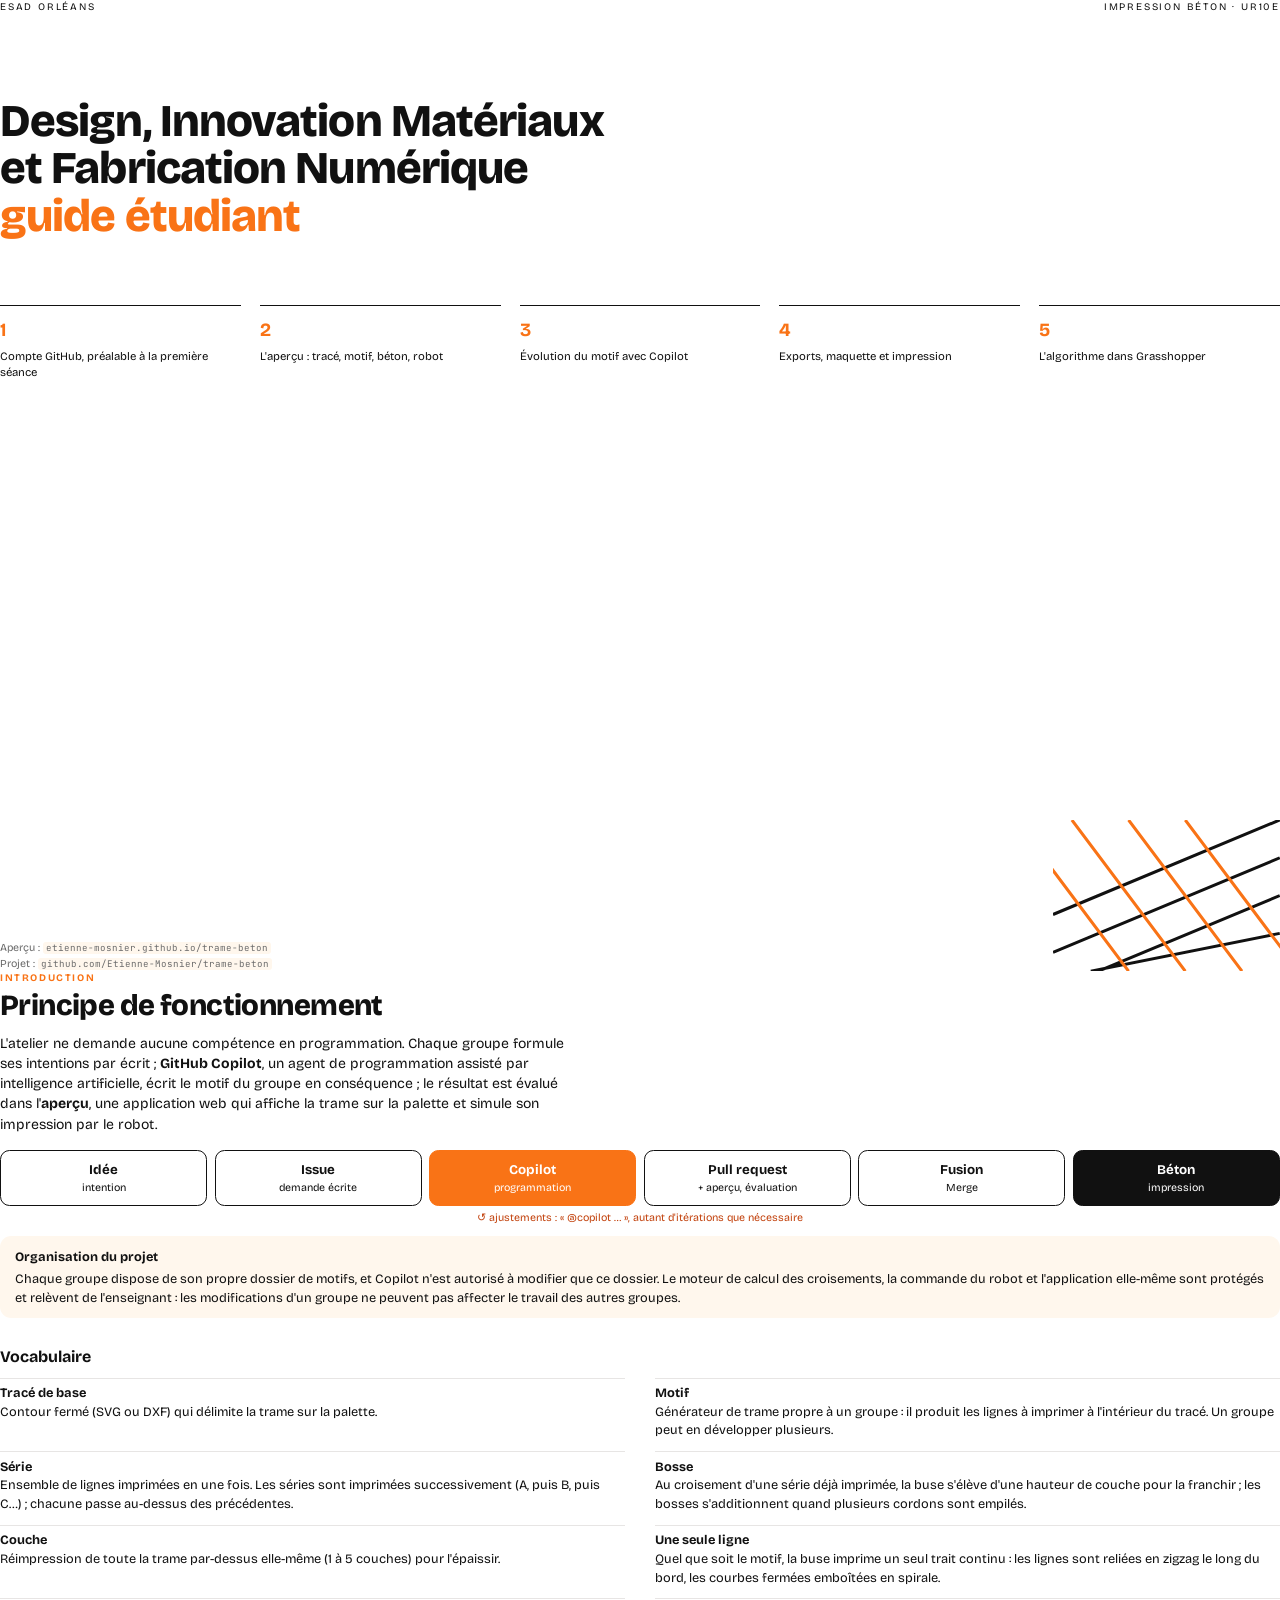
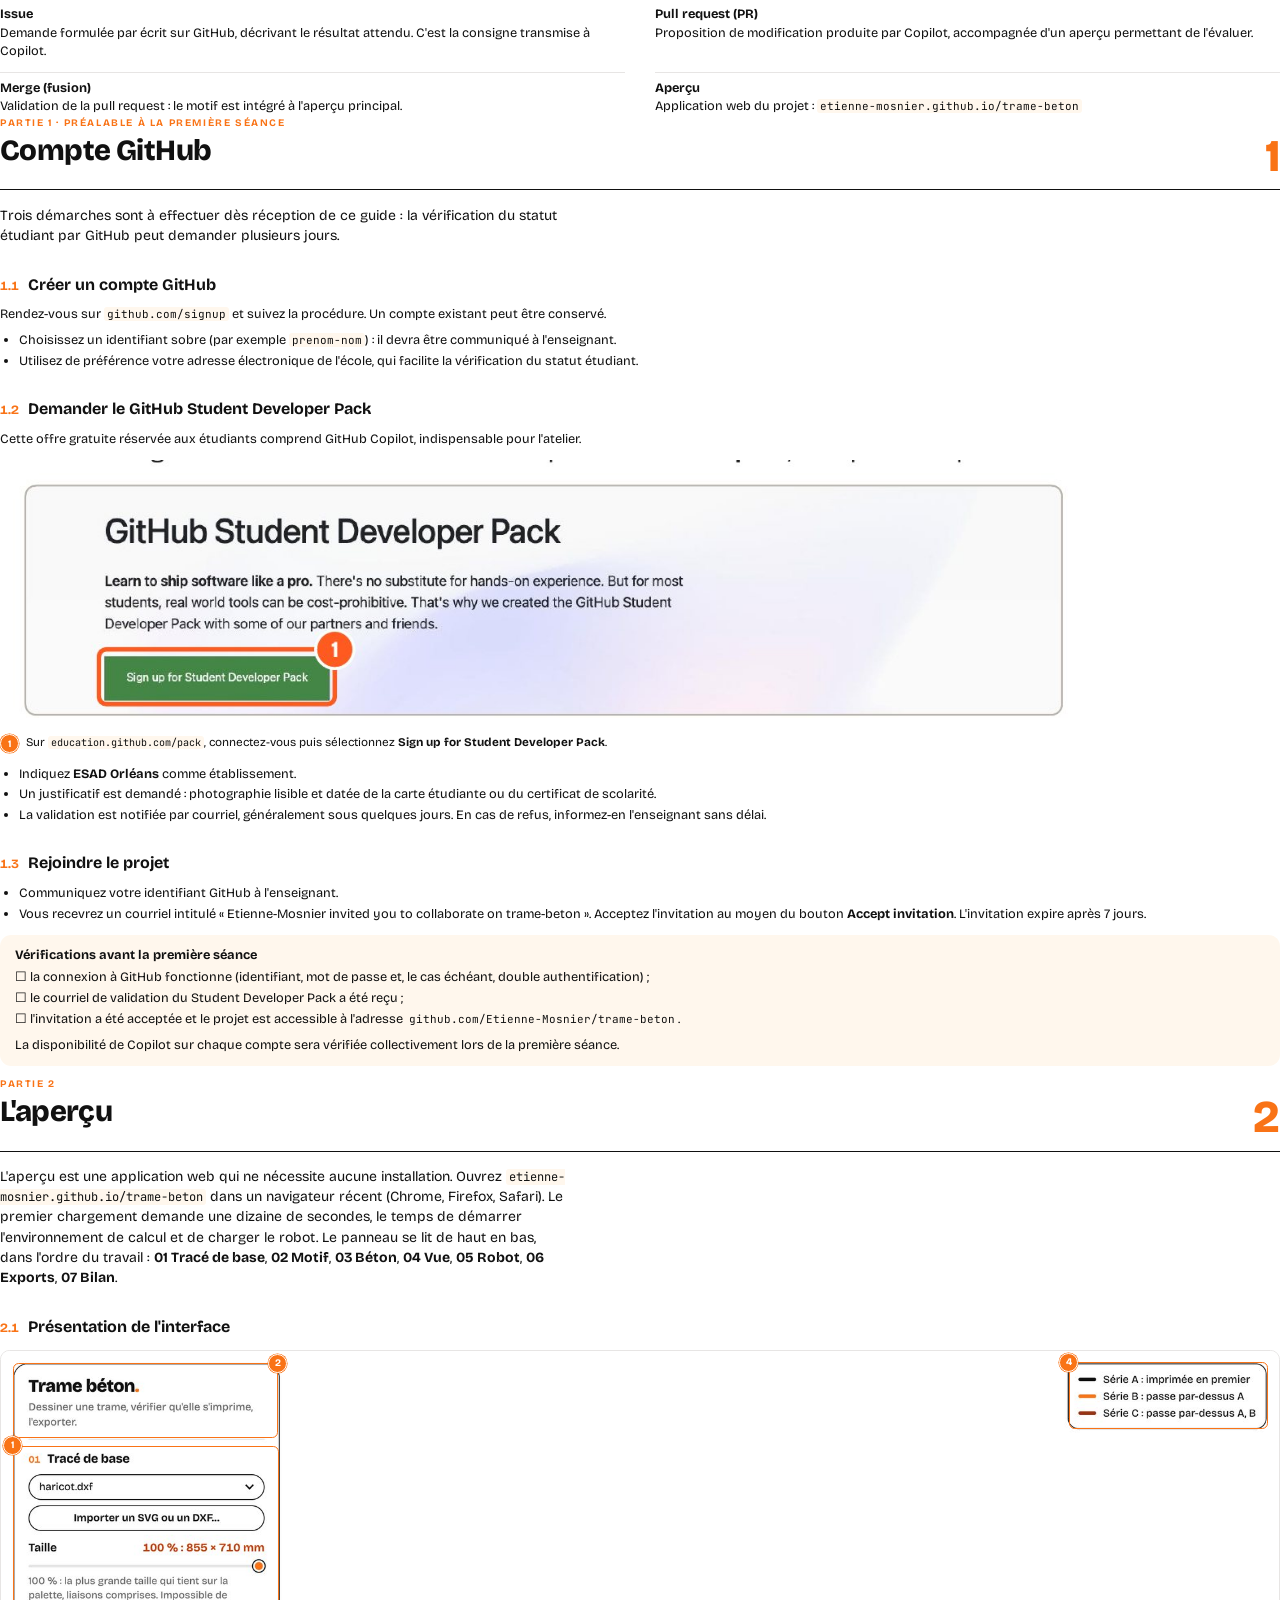
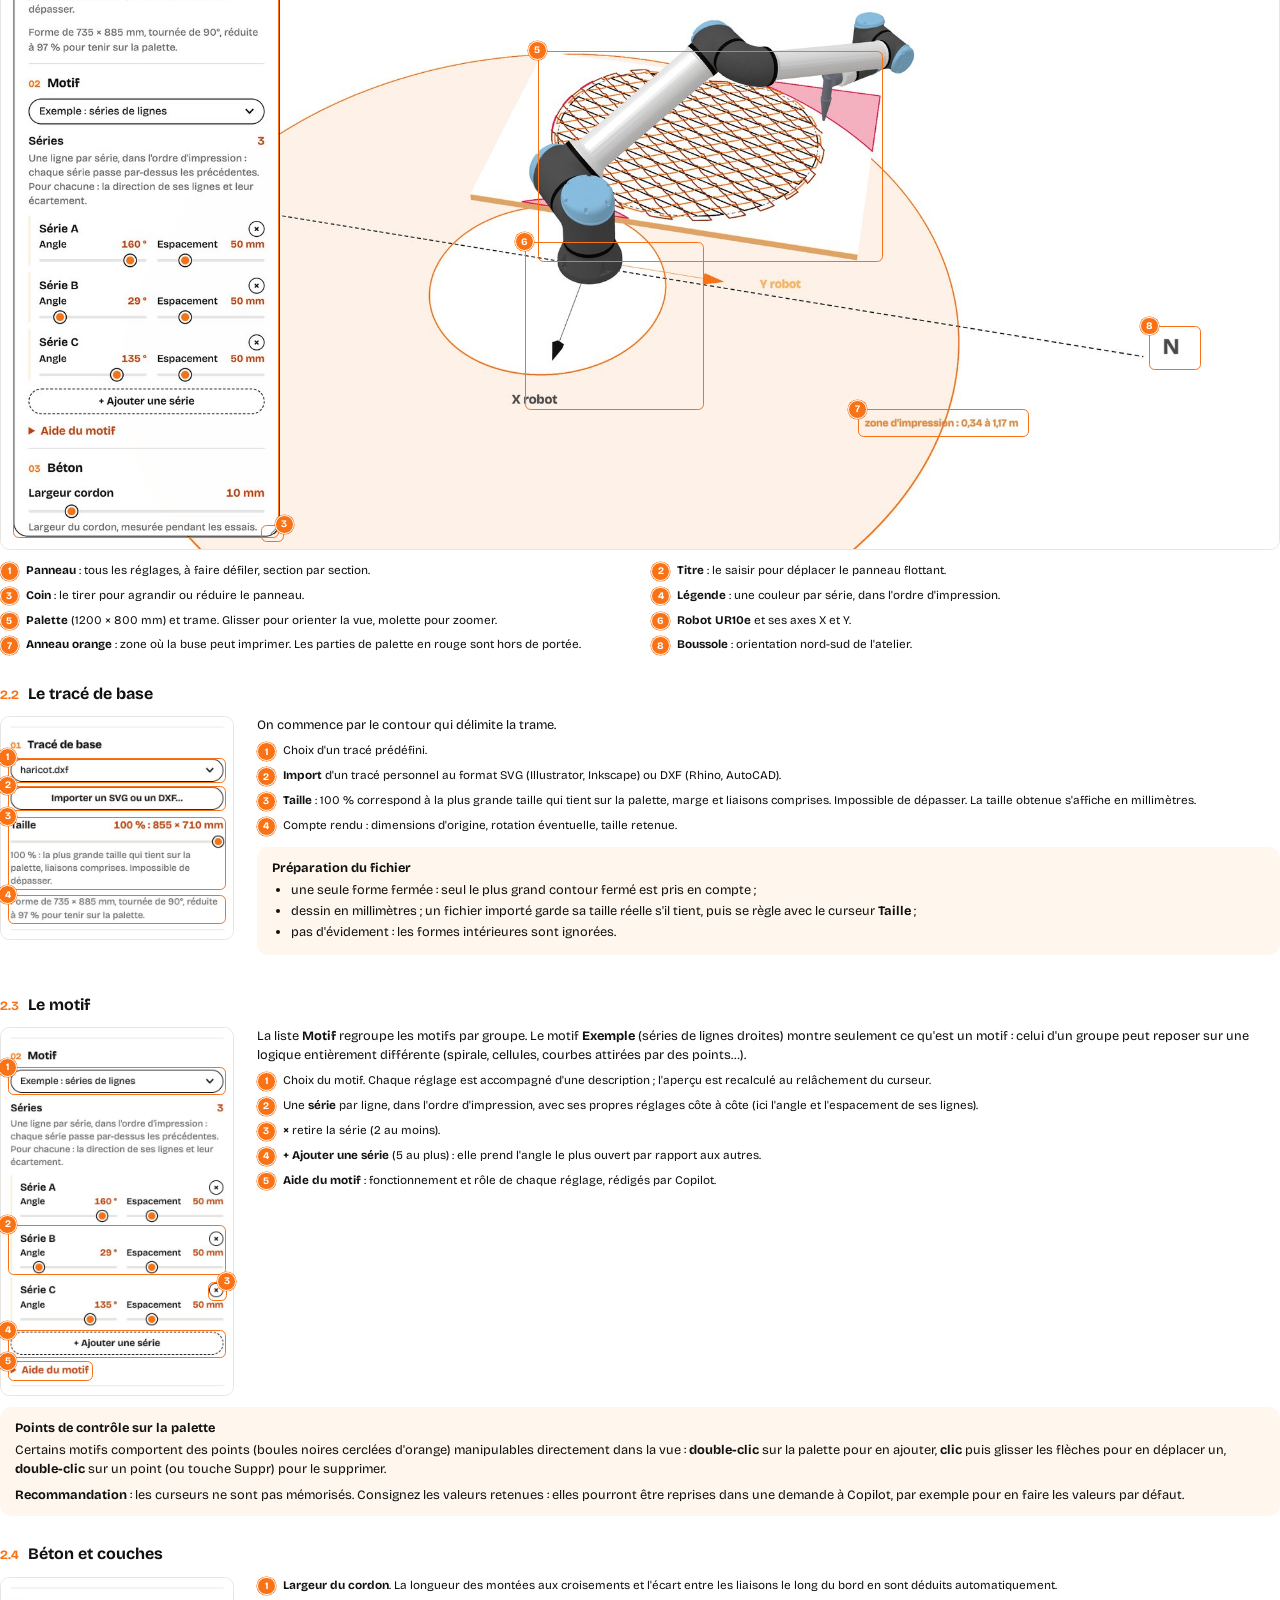
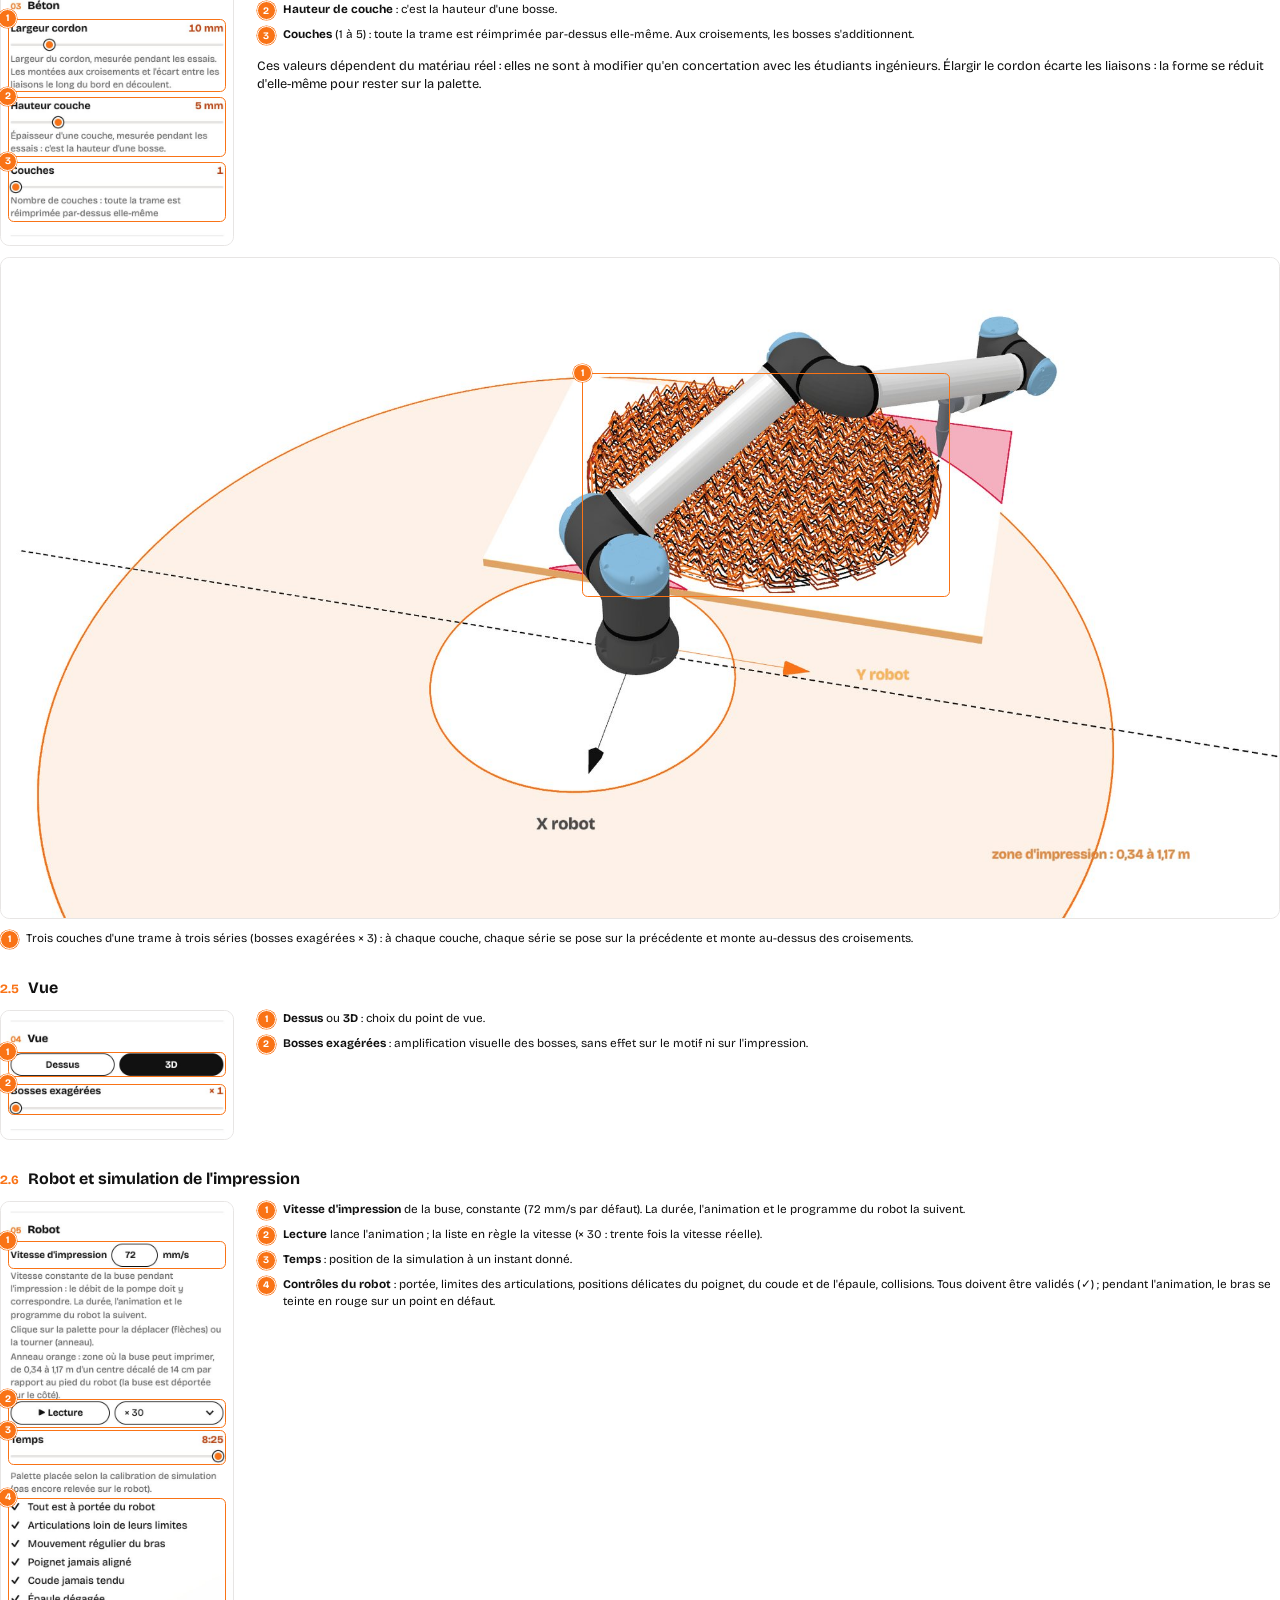
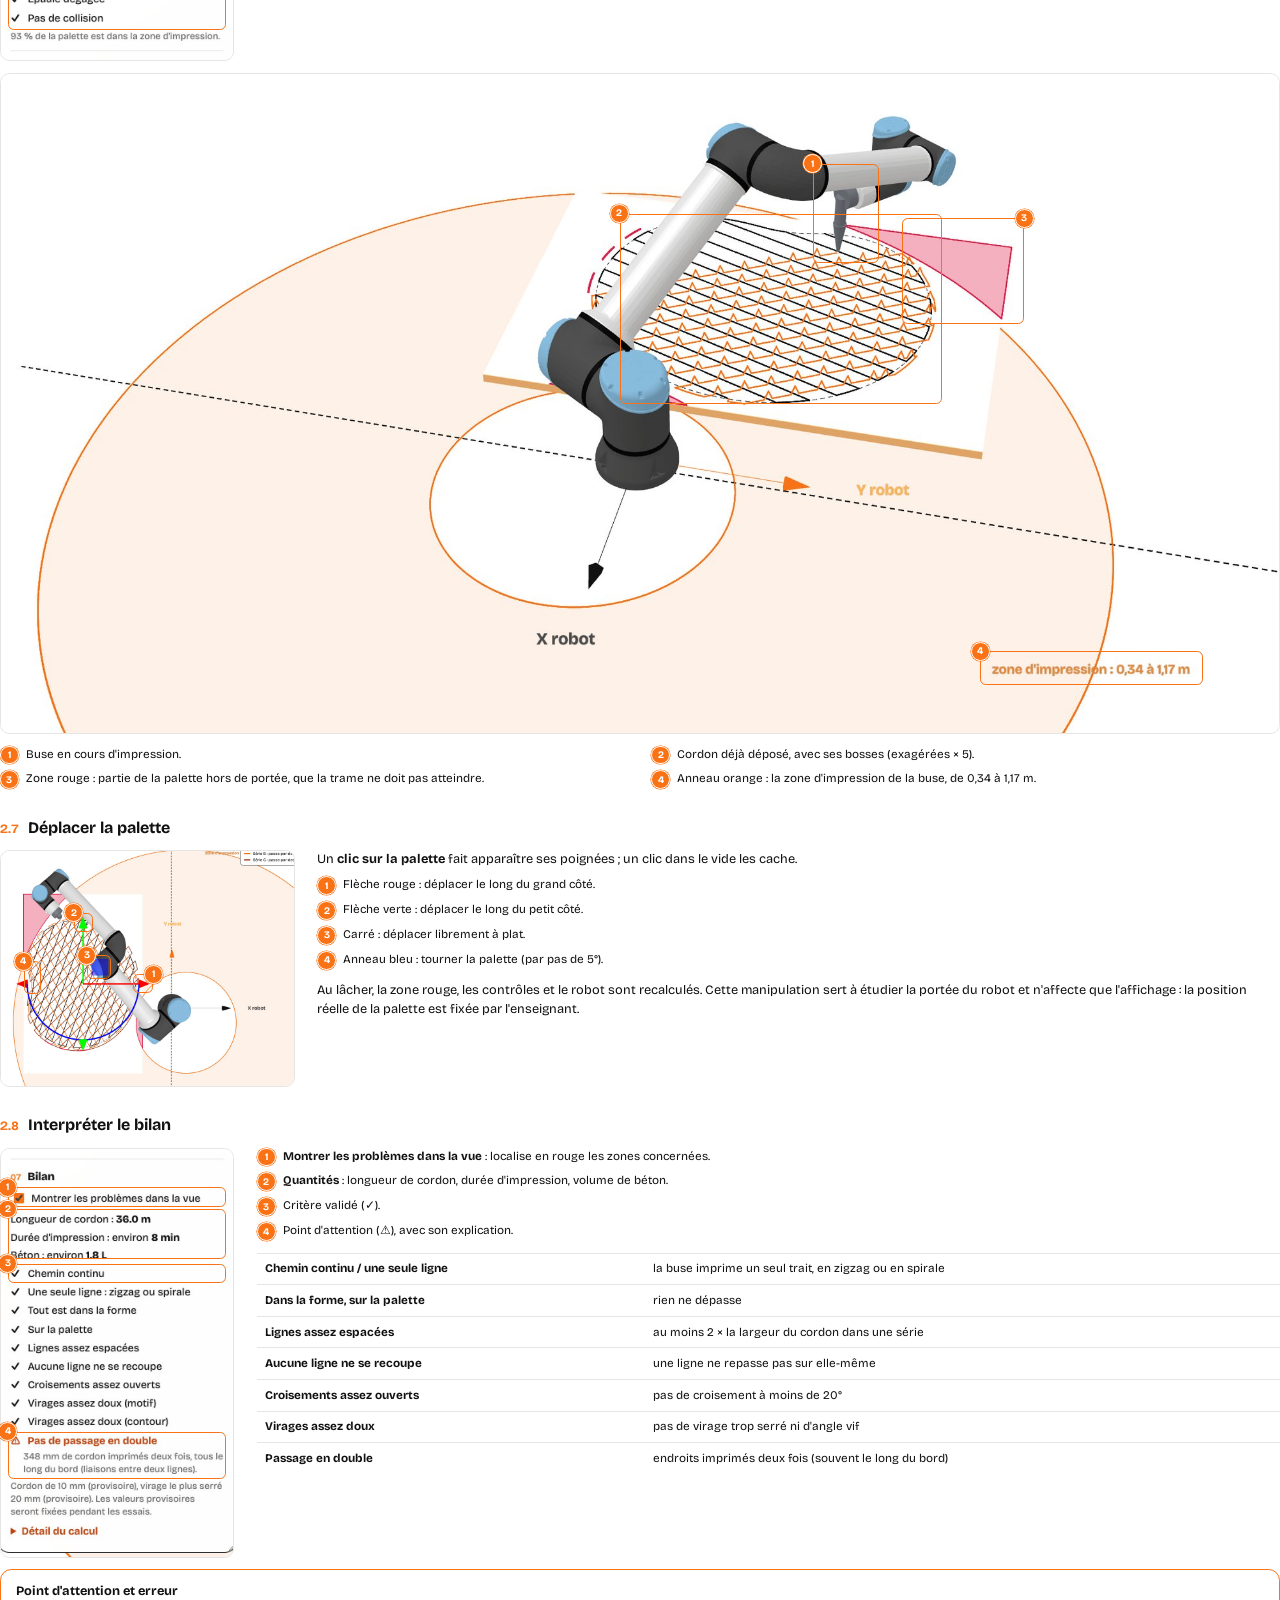
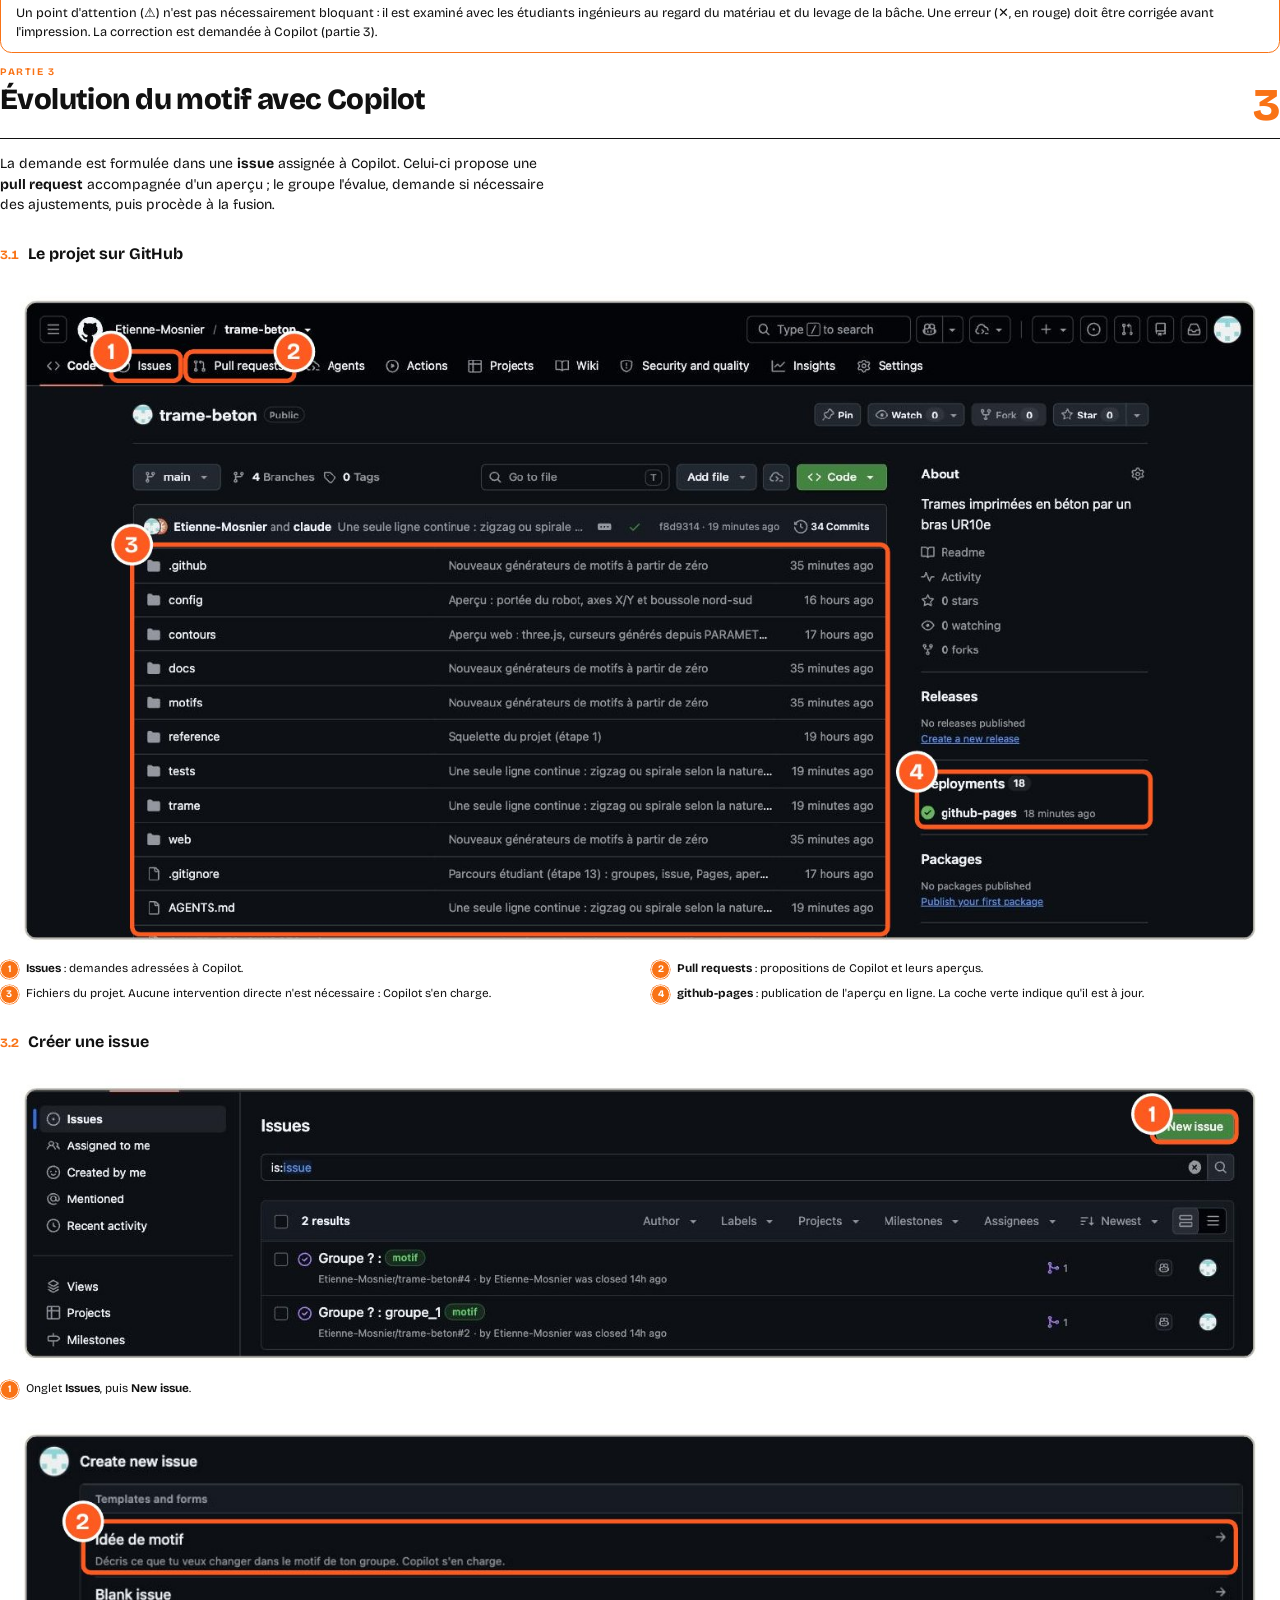
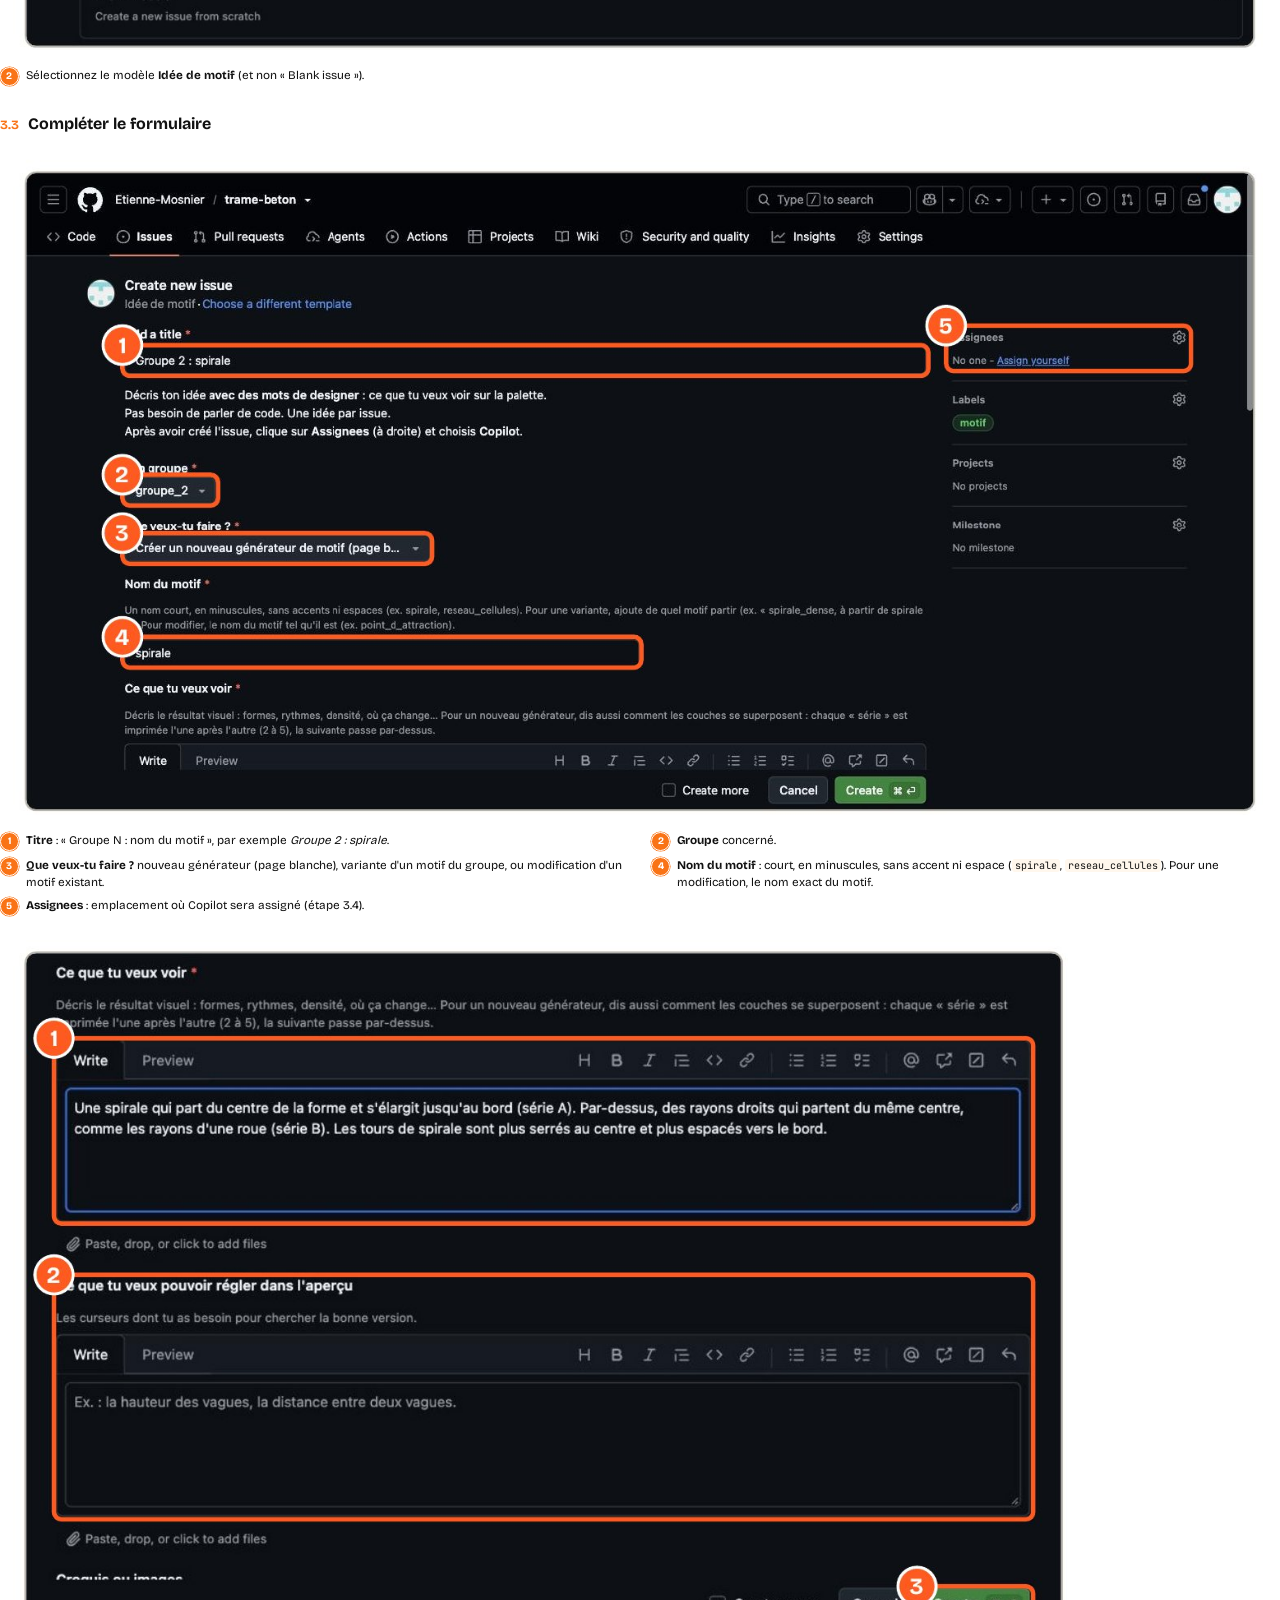
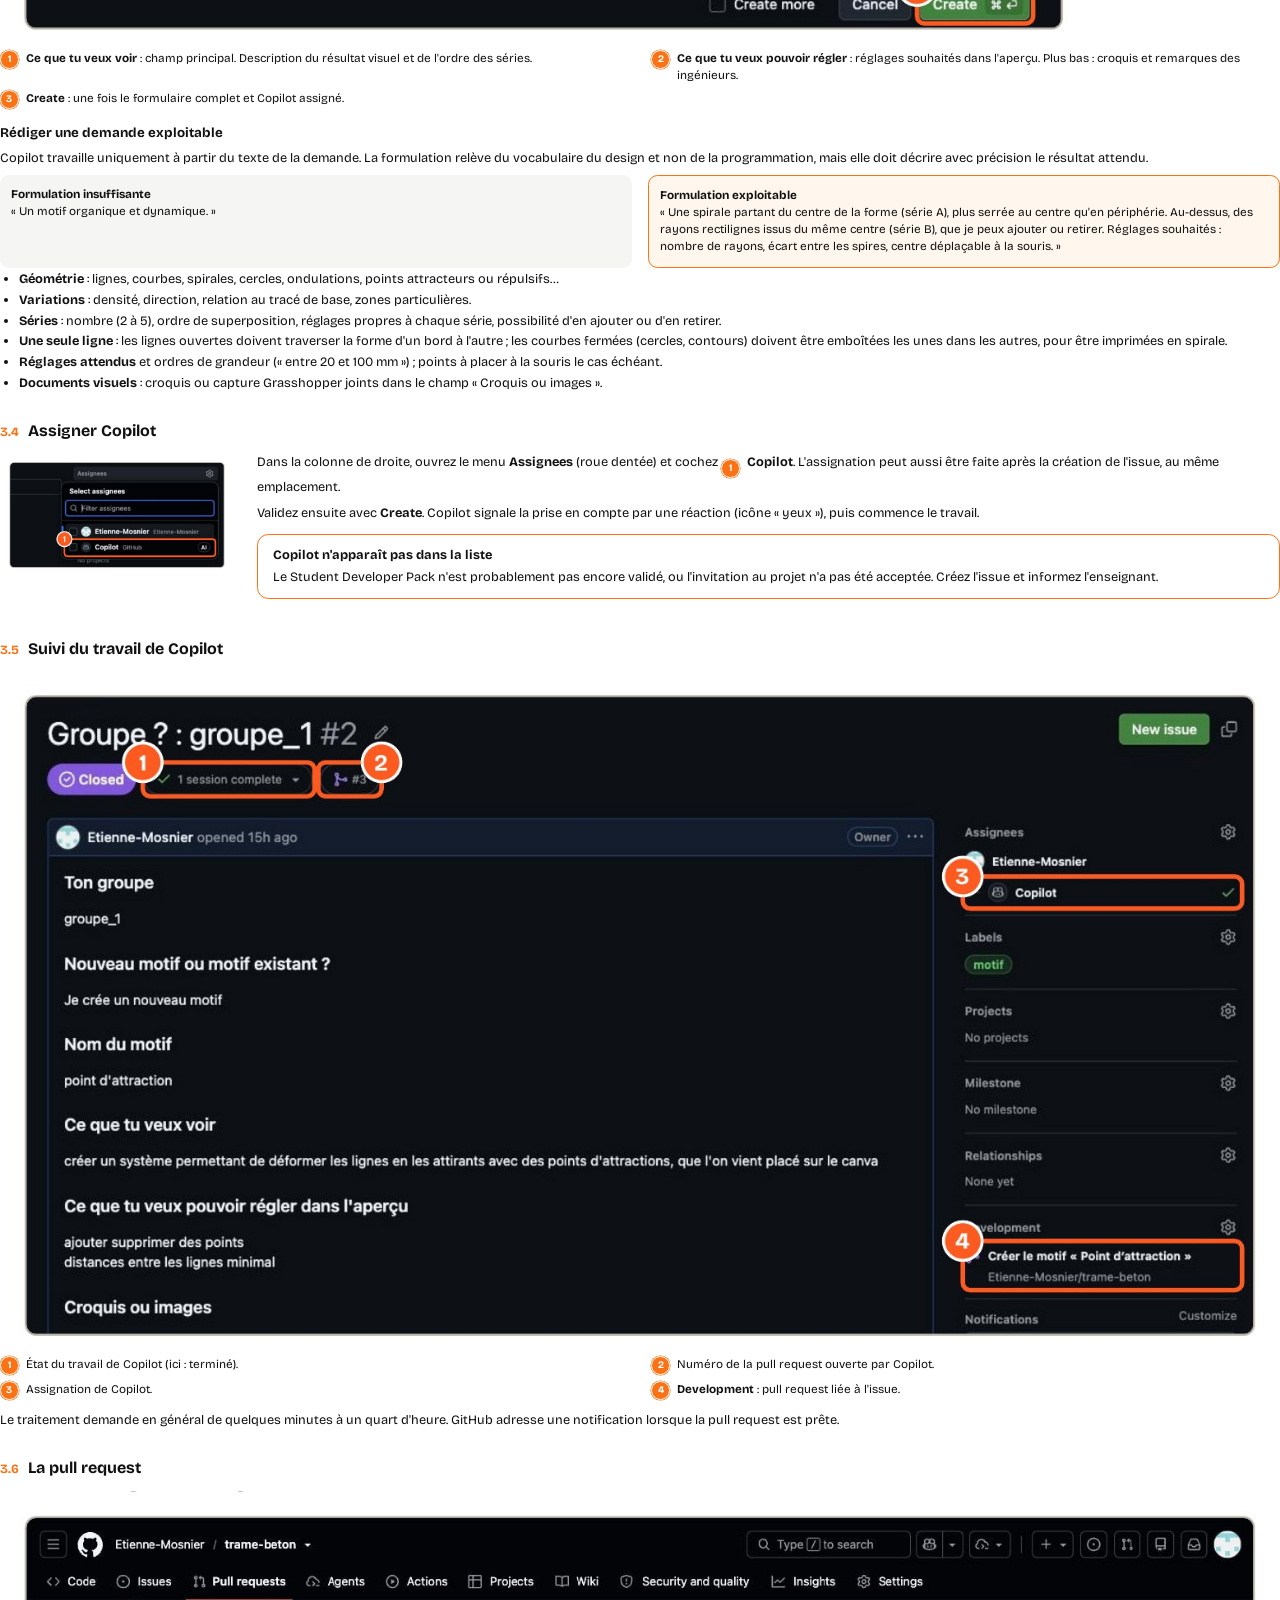
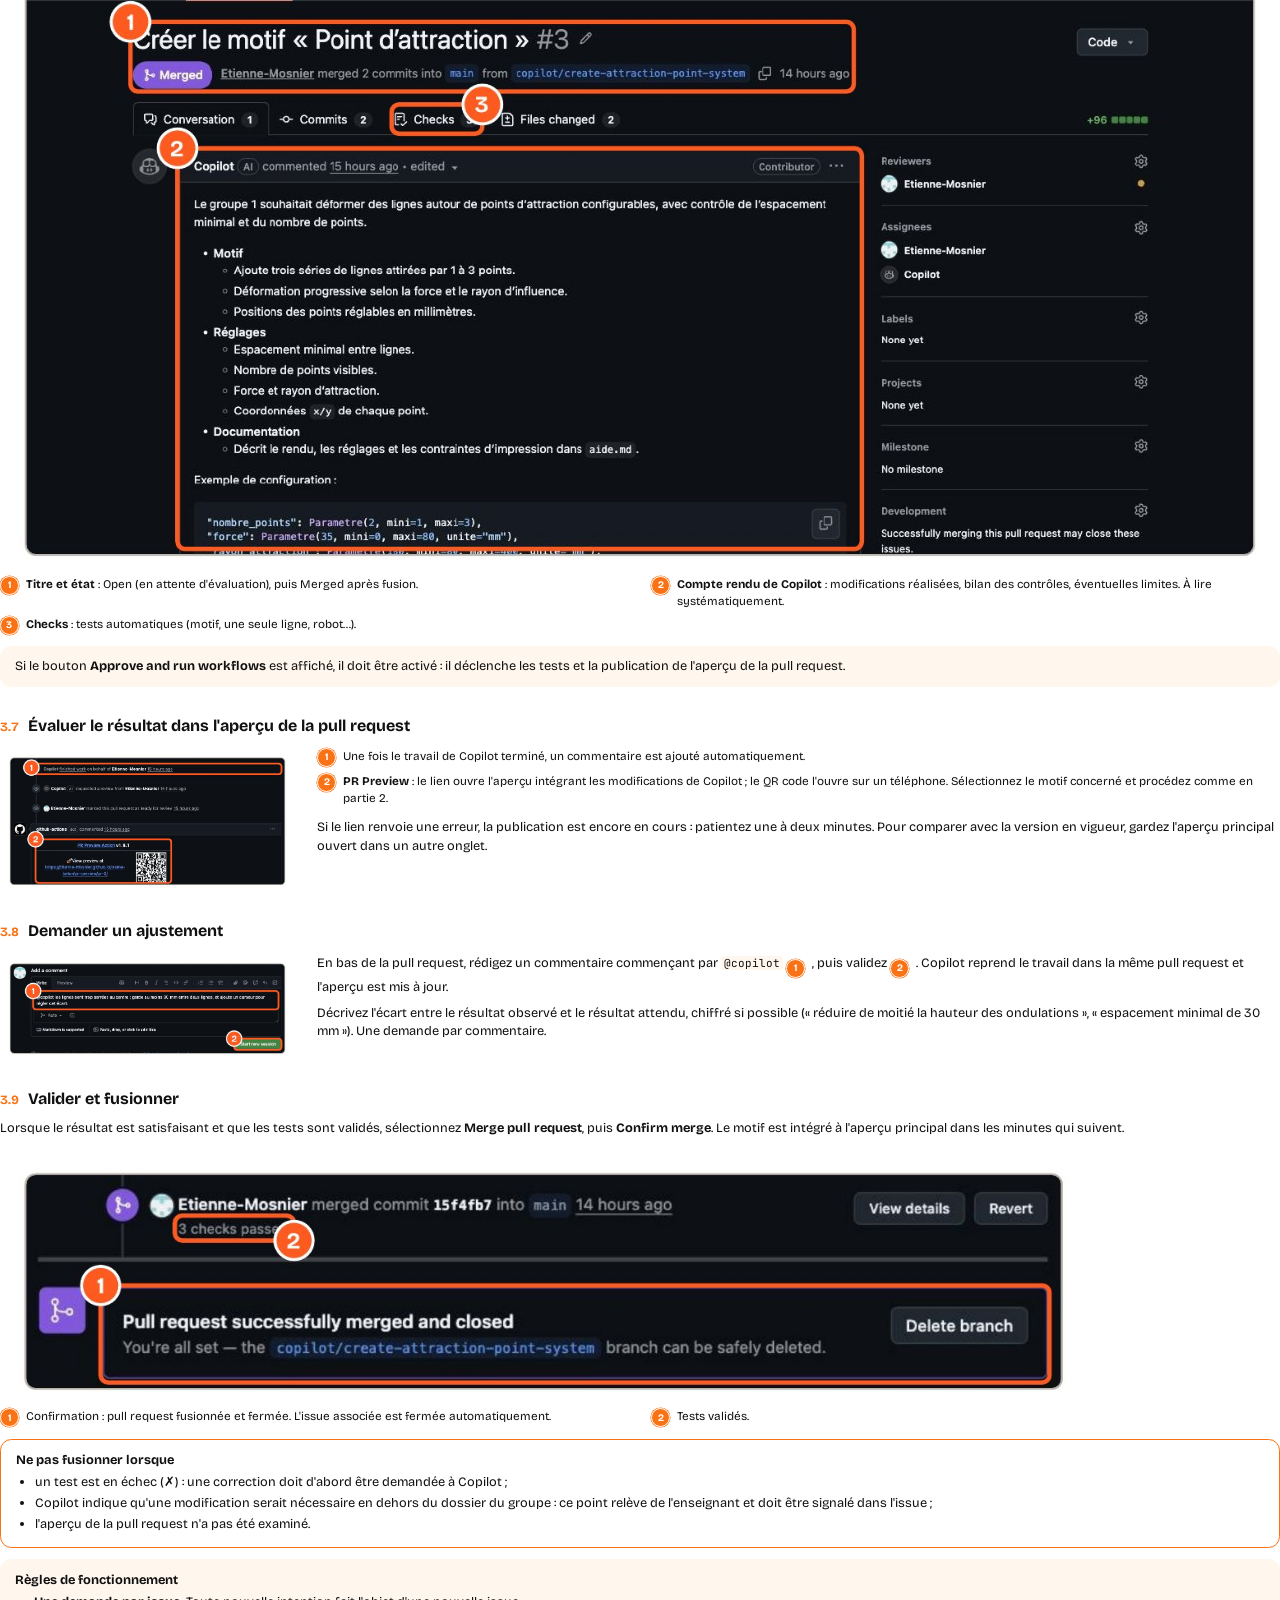
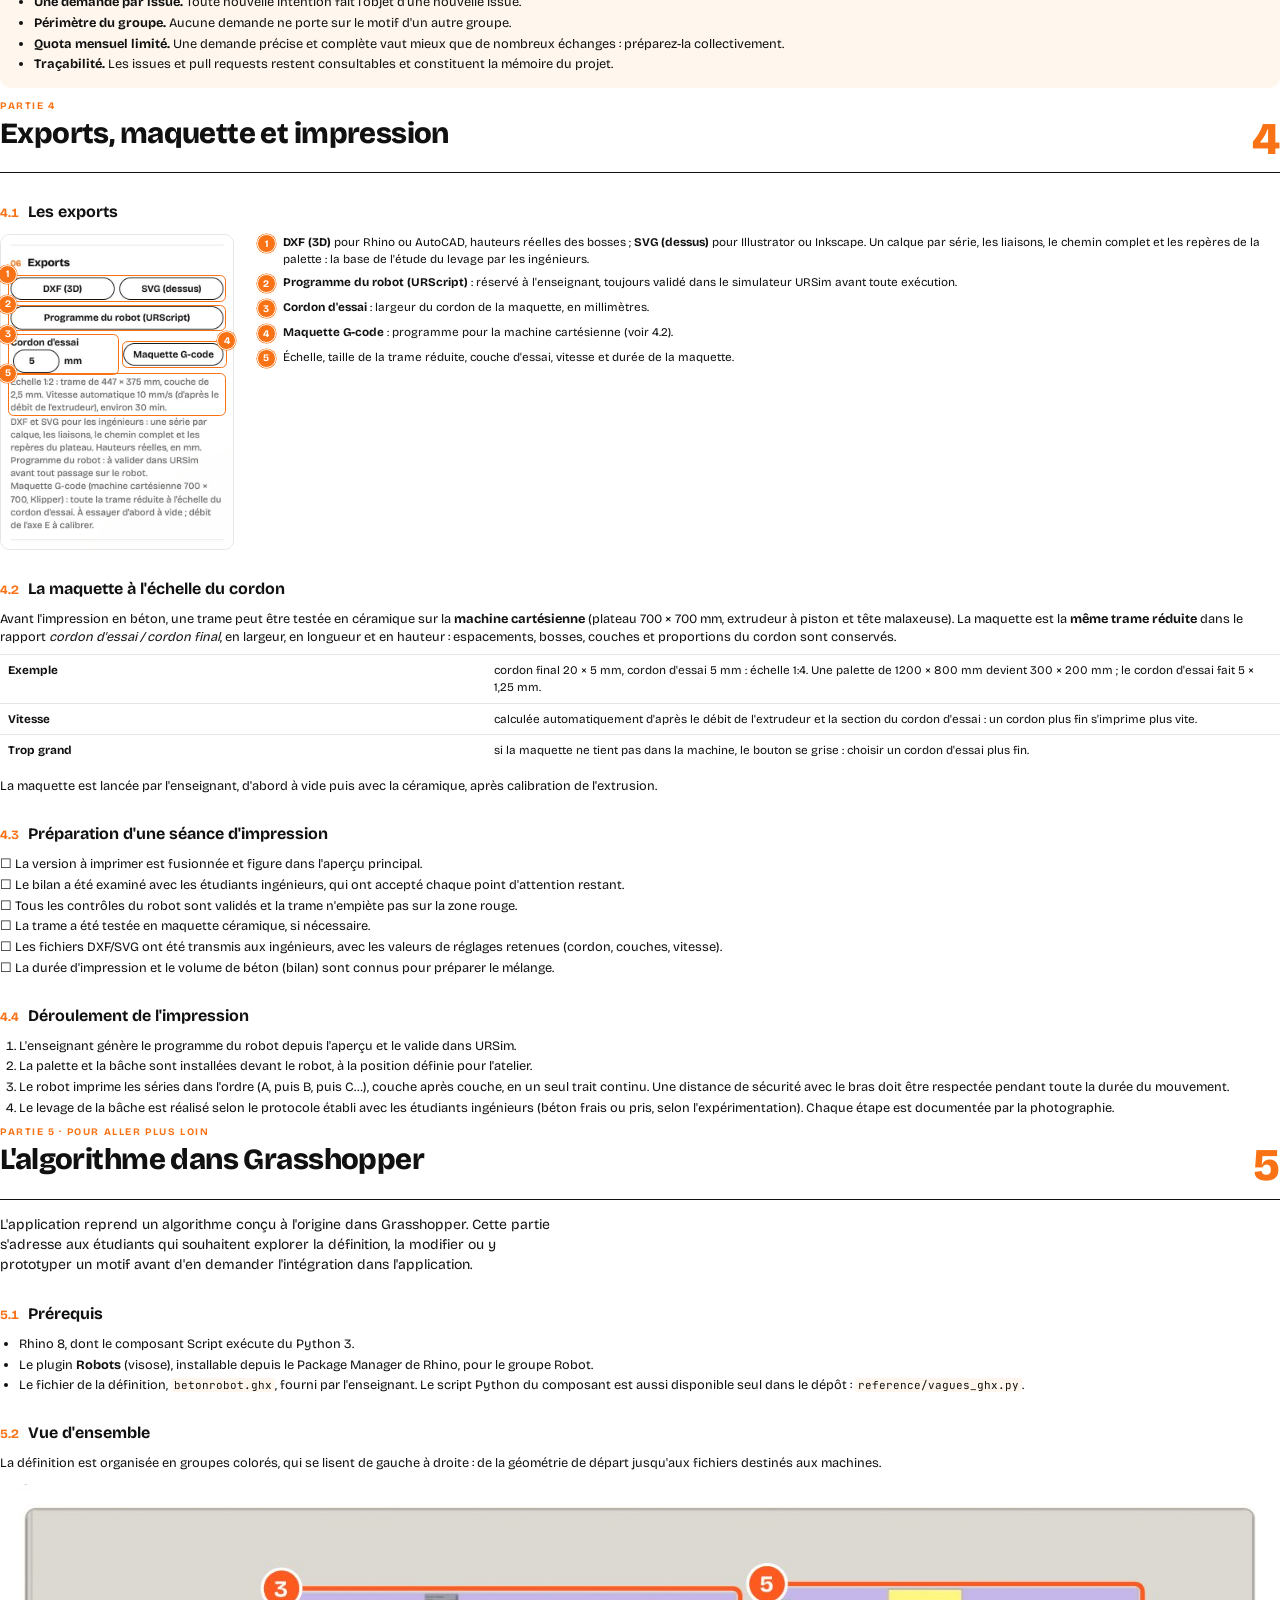
<file: docs/guide/guide.html>
<!doctype html>
<html lang="fr">
<head>
<meta charset="utf-8">
<title>Design, Innovation Matériaux et Fabrication Numérique : guide étudiant</title>
<link rel="stylesheet" href="https://fonts.googleapis.com/css2?family=Bricolage+Grotesque:opsz,wght@12..96,400..800&family=JetBrains+Mono:wght@500&display=swap">
<style>
  :root { --noir: #111; --gris: #6b6b6b; --trait: #e7e5e4; --orange: #f97316; --orange-fonce: #c2410c;
          --voile: #fff7ed; --pale: #ffedd5; --erreur: #dc2626; }
  @page {
    size: A4; margin: 18mm 17mm 20mm;
    @bottom-left { content: "Design, Innovation Matériaux et Fabrication Numérique · Guide étudiant";
                   font: 7.5pt "Bricolage Grotesque"; color: #6b6b6b; }
    @bottom-right { content: counter(page); font: 600 8pt "Bricolage Grotesque"; color: #111; }
  }
  @page couverture { @bottom-left { content: none; } @bottom-right { content: none; } }
  * { box-sizing: border-box; }
  html { font-family: "Bricolage Grotesque", sans-serif; font-size: 9.6pt; line-height: 1.45; color: var(--noir); }
  body { margin: 0; }
  code, .url { font-family: "JetBrains Mono", monospace; font-size: 0.86em; background: var(--voile);
               padding: 0 3px; border-radius: 3px; }
  b, strong { font-weight: 700; }
  h1 { font-size: 22pt; line-height: 1.05; letter-spacing: -0.02em; margin: 0 0 3mm; font-weight: 800; }
  h2 { font-size: 12pt; margin: 7mm 0 2.5mm; font-weight: 700; display: flex; gap: 2.5mm; align-items: baseline;
       break-after: avoid; }
  h2 .n { color: var(--orange); font-size: 9.5pt; font-variant-numeric: tabular-nums; }
  h3 { font-size: 10pt; margin: 4mm 0 1.5mm; break-after: avoid; }
  p { margin: 0 0 2mm; }
  ul, ol { margin: 0 0 2mm; padding-left: 5mm; }
  li { margin: 0.6mm 0; }
  .partie { break-before: page; }
  .surtitre { font-size: 7.5pt; letter-spacing: 0.16em; text-transform: uppercase; color: var(--orange); font-weight: 700; margin: 0 0 1.5mm; }
  .entete-partie { display: flex; justify-content: space-between; align-items: flex-start; border-bottom: 1.5px solid var(--noir);
                   padding-bottom: 3mm; margin-bottom: 4mm; }
  .entete-partie .grand { font-size: 34pt; font-weight: 800; color: var(--orange); line-height: 0.9; }
  .chapo { font-size: 10.5pt; max-width: 150mm; }

  /* couverture */
  .couverture { page: couverture; height: 257mm; display: flex; flex-direction: column; }
  .couverture .haut { display: flex; justify-content: space-between; font-size: 7.5pt; letter-spacing: 0.18em; text-transform: uppercase; }
  .couverture h1 { font-size: 34pt; margin-top: 22mm; }
  .couverture h1 em { font-style: normal; color: var(--orange); }
  .couverture .parties { display: grid; grid-template-columns: repeat(5, 1fr); gap: 5mm; margin-top: 14mm; }
  .couverture .parties div { border-top: 1.5px solid var(--noir); padding-top: 3mm; font-size: 8.5pt; }
  .couverture .parties b { display: block; color: var(--orange); font-size: 14pt; margin-bottom: 1mm; }
  .couverture .pied { margin-top: auto; display: flex; justify-content: space-between; align-items: flex-end; font-size: 8pt; color: var(--gris); }
  .couverture .pied .trame { width: 60mm; }

  /* encadrés */
  .note { background: var(--voile); border-radius: 3mm; padding: 3mm 4mm; margin: 3mm 0; break-inside: avoid; }
  .note.alerte { background: #fff; border: 1.5px solid var(--orange); }
  .note h4 { margin: 0 0 1mm; font-size: 9.6pt; }
  .note p:last-child, .note ul:last-child { margin-bottom: 0; }
  .coche { list-style: none; padding-left: 0; break-inside: avoid; }
  .coche li::before { content: "☐ "; }

  /* figures annotées */
  figure { margin: 3mm 0; break-inside: avoid; }
  .annote { position: relative; display: block; }
  .annote img { width: 100%; display: block; border-radius: 2.5mm; border: 1px solid var(--trait); }
  .cadre { position: absolute; border: 1.6px solid var(--orange); border-radius: 1.5mm; }
  .cadre b, .pastille { position: absolute; width: 5mm; height: 5mm; border-radius: 50%; background: var(--orange); color: #fff;
            font-size: 7.5pt; font-weight: 700; display: flex; align-items: center; justify-content: center;
            border: 1.2px solid #fff; box-shadow: 0 0 0 0.6px var(--orange); }
  .cadre b { left: -2.8mm; top: -2.8mm; }
  .cadre.droite b { left: auto; right: -2.8mm; }
  .pastille { position: static; display: inline-flex; flex: none; margin-right: 1.8mm; vertical-align: -1.2mm; }
  .legendes { display: grid; grid-template-columns: 1fr 1fr; gap: 1.6mm 6mm; margin: 2.5mm 0 3mm; font-size: 8.8pt; break-inside: avoid; }
  .legendes.une { grid-template-columns: 1fr; }
  .legendes div { display: flex; align-items: flex-start; }
  .cote { display: grid; grid-template-columns: 62mm 1fr; gap: 6mm; align-items: start; break-inside: avoid; margin: 3mm 0; }
  .cote.large { grid-template-columns: 78mm 1fr; }
  .cote figure { margin: 0; }
  .cote .legendes { grid-template-columns: 1fr; margin-top: 0; }

  /* schéma de principe */
  .flux { display: grid; grid-template-columns: repeat(6, 1fr); gap: 2mm; margin: 4mm 0 1mm; text-align: center; font-size: 8pt; }
  .flux div { border: 1.2px solid var(--noir); border-radius: 2.5mm; padding: 2.5mm 1mm; }
  .flux div b { display: block; font-size: 10pt; }
  .flux .fort { background: var(--orange); border-color: var(--orange); color: #fff; }
  .flux .noir { background: var(--noir); color: #fff; }
  .boucle { text-align: center; font-size: 8pt; color: var(--orange-fonce); margin-bottom: 3mm; }

  .vocab { display: grid; grid-template-columns: 1fr 1fr; gap: 3mm 8mm; }
  .vocab div { border-top: 1px solid var(--trait); padding-top: 1.5mm; break-inside: avoid; }
  .vocab b { display: block; }
  table { border-collapse: collapse; width: 100%; font-size: 8.8pt; margin: 2mm 0 3mm; break-inside: avoid; }
  td, th { text-align: left; vertical-align: top; padding: 1.8mm 2mm; border-top: 1px solid var(--trait); }
  th { font-weight: 700; width: 38%; }
  .deux { display: grid; grid-template-columns: 1fr 1fr; gap: 4mm; }
  .exemple-demande div { border-radius: 2.5mm; padding: 3mm; font-size: 8.8pt; }
  .mauvais { background: #f5f5f4; }
  .bon { background: var(--voile); border: 1.2px solid var(--orange); }
</style>
</head>
<body>

<!-- ============================ COUVERTURE ============================ -->
<section class="couverture">
  <div class="haut"><span>ESAD Orléans</span><span>Impression béton · UR10e</span></div>
  <h1>Design, Innovation Matériaux<br>et Fabrication Numérique<br><em>guide étudiant</em></h1>
  <div class="parties">
    <div><b>1</b>Compte GitHub, préalable à la première séance</div>
    <div><b>2</b>L'aperçu : tracé, motif, béton, robot</div>
    <div><b>3</b>Évolution du motif avec Copilot</div>
    <div><b>4</b>Exports, maquette et impression</div>
    <div><b>5</b>L'algorithme dans Grasshopper</div>
  </div>
  <div class="pied">
    <span>Aperçu : <span class="url">etienne-mosnier.github.io/trame-beton</span><br>
      Projet : <span class="url">github.com/Etienne-Mosnier/trame-beton</span></span>
    <svg class="trame" viewBox="0 0 120 80" aria-hidden="true">
      <g fill="none" stroke-width="1.6">
        <g stroke="#111"><path d="M0 70 L120 20 M0 50 L120 0 M0 90 L120 40 M20 80 L120 60"/></g>
        <g stroke="#f97316"><path d="M10 0 L70 80 M40 0 L100 80 M70 0 L130 80 M-20 0 L40 80"/></g>
      </g>
    </svg>
  </div>
</section>

<!-- ============================ INTRODUCTION ============================ -->
<section class="partie">
  <p class="surtitre">Introduction</p>
  <h1>Principe de fonctionnement</h1>
  <p class="chapo">L'atelier ne demande aucune compétence en programmation. Chaque groupe formule ses intentions
    par écrit ; <b>GitHub Copilot</b>, un agent de programmation assisté par intelligence artificielle, écrit
    le motif du groupe en conséquence ; le résultat est évalué dans l'<b>aperçu</b>, une application web qui
    affiche la trame sur la palette et simule son impression par le robot.</p>

  <div class="flux">
    <div><b>Idée</b>intention</div>
    <div><b>Issue</b>demande écrite</div>
    <div class="fort"><b>Copilot</b>programmation</div>
    <div><b>Pull request</b>+ aperçu, évaluation</div>
    <div><b>Fusion</b>Merge</div>
    <div class="noir"><b>Béton</b>impression</div>
  </div>
  <p class="boucle">↺ ajustements : « @copilot … », autant d'itérations que nécessaire</p>

  <div class="note">
    <h4>Organisation du projet</h4>
    <p>Chaque groupe dispose de son propre dossier de motifs, et Copilot n'est autorisé à modifier que ce
      dossier. Le moteur de calcul des croisements, la commande du robot et l'application elle-même sont
      protégés et relèvent de l'enseignant : les modifications d'un groupe ne peuvent pas affecter le travail
      des autres groupes.</p>
  </div>

  <h2>Vocabulaire</h2>
  <div class="vocab">
    <div><b>Tracé de base</b>Contour fermé (SVG ou DXF) qui délimite la trame sur la palette.</div>
    <div><b>Motif</b>Générateur de trame propre à un groupe : il produit les lignes à imprimer à l'intérieur du tracé. Un groupe peut en développer plusieurs.</div>
    <div><b>Série</b>Ensemble de lignes imprimées en une fois. Les séries sont imprimées successivement (A, puis B, puis C…) ; chacune passe au-dessus des précédentes.</div>
    <div><b>Bosse</b>Au croisement d'une série déjà imprimée, la buse s'élève d'une hauteur de couche pour la franchir ; les bosses s'additionnent quand plusieurs cordons sont empilés.</div>
    <div><b>Couche</b>Réimpression de toute la trame par-dessus elle-même (1 à 5 couches) pour l'épaissir.</div>
    <div><b>Une seule ligne</b>Quel que soit le motif, la buse imprime un seul trait continu : les lignes sont reliées en zigzag le long du bord, les courbes fermées emboîtées en spirale.</div>
    <div><b>Issue</b>Demande formulée par écrit sur GitHub, décrivant le résultat attendu. C'est la consigne transmise à Copilot.</div>
    <div><b>Pull request (PR)</b>Proposition de modification produite par Copilot, accompagnée d'un aperçu permettant de l'évaluer.</div>
    <div><b>Merge (fusion)</b>Validation de la pull request : le motif est intégré à l'aperçu principal.</div>
    <div><b>Aperçu</b>Application web du projet : <span class="url">etienne-mosnier.github.io/trame-beton</span></div>
  </div>
</section>

<!-- ============================ PARTIE 1 ============================ -->
<section class="partie">
  <p class="surtitre">Partie 1 · Préalable à la première séance</p>
  <div class="entete-partie"><h1>Compte GitHub</h1><span class="grand">1</span></div>
  <p class="chapo">Trois démarches sont à effectuer dès réception de ce guide : la vérification du statut étudiant
    par GitHub peut demander plusieurs jours.</p>

  <h2><span class="n">1.1</span>Créer un compte GitHub</h2>
  <p>Rendez-vous sur <span class="url">github.com/signup</span> et suivez la procédure. Un compte existant peut être conservé.</p>
  <ul>
    <li>Choisissez un identifiant sobre (par exemple <code>prenom-nom</code>) : il devra être communiqué à l'enseignant.</li>
    <li>Utilisez de préférence votre adresse électronique de l'école, qui facilite la vérification du statut étudiant.</li>
  </ul>

  <h2><span class="n">1.2</span>Demander le GitHub Student Developer Pack</h2>
  <p>Cette offre gratuite réservée aux étudiants comprend GitHub Copilot, indispensable pour l'atelier.</p>
  <figure><img src="img/student_pack.jpg" style="width:85%; border-radius:2.5mm"></figure>
  <div class="legendes une"><div><span class="pastille">1</span><span>Sur <span class="url">education.github.com/pack</span>, connectez-vous puis sélectionnez <b>Sign up for Student Developer Pack</b>.</span></div></div>
  <ul>
    <li>Indiquez <b>ESAD Orléans</b> comme établissement.</li>
    <li>Un justificatif est demandé : photographie lisible et datée de la carte étudiante ou du certificat de scolarité.</li>
    <li>La validation est notifiée par courriel, généralement sous quelques jours. En cas de refus, informez-en l'enseignant sans délai.</li>
  </ul>

  <h2><span class="n">1.3</span>Rejoindre le projet</h2>
  <ul>
    <li>Communiquez votre identifiant GitHub à l'enseignant.</li>
    <li>Vous recevrez un courriel intitulé « Etienne-Mosnier invited you to collaborate on trame-beton ». Acceptez l'invitation au moyen du bouton <b>Accept invitation</b>. L'invitation expire après 7 jours.</li>
  </ul>
  <div class="note">
    <h4>Vérifications avant la première séance</h4>
    <ul class="coche">
      <li>la connexion à GitHub fonctionne (identifiant, mot de passe et, le cas échéant, double authentification) ;</li>
      <li>le courriel de validation du Student Developer Pack a été reçu ;</li>
      <li>l'invitation a été acceptée et le projet est accessible à l'adresse <span class="url">github.com/Etienne-Mosnier/trame-beton</span>.</li>
    </ul>
    <p>La disponibilité de Copilot sur chaque compte sera vérifiée collectivement lors de la première séance.</p>
  </div>
</section>

<!-- ============================ PARTIE 2 ============================ -->
<section class="partie">
  <p class="surtitre">Partie 2</p>
  <div class="entete-partie"><h1>L'aperçu</h1><span class="grand">2</span></div>
  <p class="chapo">L'aperçu est une application web qui ne nécessite aucune installation. Ouvrez
    <span class="url">etienne-mosnier.github.io/trame-beton</span> dans un navigateur récent (Chrome, Firefox, Safari).
    Le premier chargement demande une dizaine de secondes, le temps de démarrer l'environnement de calcul et de
    charger le robot. Le panneau se lit de haut en bas, dans l'ordre du travail : <b>01 Tracé de base</b>,
    <b>02 Motif</b>, <b>03 Béton</b>, <b>04 Vue</b>, <b>05 Robot</b>, <b>06 Exports</b>, <b>07 Bilan</b>.</p>

  <h2><span class="n">2.1</span>Présentation de l'interface</h2>
  <figure class="annote"><img src="img/interface.jpg">
    <span class="cadre" style="left:1%;top:12%;width:20.8%;height:86.4%"><b>1</b></span>
    <span class="cadre droite" style="left:1%;top:1.7%;width:20.7%;height:9.3%"><b>2</b></span>
    <span class="cadre droite" style="left:20.4%;top:96.8%;width:1.8%;height:2.2%"><b>3</b></span>
    <span class="cadre" style="left:83.5%;top:1.6%;width:15.6%;height:8.3%"><b>4</b></span>
    <span class="cadre" style="left:42%;top:37.6%;width:27%;height:26.4%"><b>5</b></span>
    <span class="cadre" style="left:41%;top:61.5%;width:14%;height:21%"><b>6</b></span>
    <span class="cadre" style="left:67%;top:82.4%;width:13.4%;height:3.4%"><b>7</b></span>
    <span class="cadre" style="left:89.8%;top:72%;width:4%;height:5.5%"><b>8</b></span>
  </figure>
  <div class="legendes">
    <div><span class="pastille">1</span><span><b>Panneau</b> : tous les réglages, à faire défiler, section par section.</span></div>
    <div><span class="pastille">2</span><span><b>Titre</b> : le saisir pour déplacer le panneau flottant.</span></div>
    <div><span class="pastille">3</span><span><b>Coin</b> : le tirer pour agrandir ou réduire le panneau.</span></div>
    <div><span class="pastille">4</span><span><b>Légende</b> : une couleur par série, dans l'ordre d'impression.</span></div>
    <div><span class="pastille">5</span><span><b>Palette</b> (1200 × 800 mm) et trame. Glisser pour orienter la vue, molette pour zoomer.</span></div>
    <div><span class="pastille">6</span><span><b>Robot UR10e</b> et ses axes X et Y.</span></div>
    <div><span class="pastille">7</span><span><b>Anneau orange</b> : zone où la buse peut imprimer. Les parties de palette en rouge sont hors de portée.</span></div>
    <div><span class="pastille">8</span><span><b>Boussole</b> : orientation nord-sud de l'atelier.</span></div>
  </div>

  <h2><span class="n">2.2</span>Le tracé de base</h2>
  <div class="cote">
    <figure class="annote"><img src="img/trace.jpg">
      <span class="cadre" style="left:3.3%;top:18.4%;width:93.3%;height:11.6%"><b>1</b></span>
      <span class="cadre" style="left:3.3%;top:30.9%;width:93.3%;height:11.6%"><b>2</b></span>
      <span class="cadre" style="left:3.3%;top:44.9%;width:93.3%;height:32.5%"><b>3</b></span>
      <span class="cadre" style="left:3.3%;top:79.8%;width:93.3%;height:12.8%"><b>4</b></span>
    </figure>
    <div>
      <p>On commence par le contour qui délimite la trame.</p>
      <div class="legendes">
        <div><span class="pastille">1</span><span>Choix d'un tracé prédéfini.</span></div>
        <div><span class="pastille">2</span><span><b>Import</b> d'un tracé personnel au format SVG (Illustrator, Inkscape) ou DXF (Rhino, AutoCAD).</span></div>
        <div><span class="pastille">3</span><span><b>Taille</b> : 100 % correspond à la plus grande taille qui tient sur la palette, marge et liaisons comprises. Impossible de dépasser. La taille obtenue s'affiche en millimètres.</span></div>
        <div><span class="pastille">4</span><span>Compte rendu : dimensions d'origine, rotation éventuelle, taille retenue.</span></div>
      </div>
      <div class="note"><h4>Préparation du fichier</h4>
        <ul>
          <li>une seule forme fermée : seul le plus grand contour fermé est pris en compte ;</li>
          <li>dessin en millimètres ; un fichier importé garde sa taille réelle s'il tient, puis se règle avec le curseur <b>Taille</b> ;</li>
          <li>pas d'évidement : les formes intérieures sont ignorées.</li>
        </ul></div>
    </div>
  </div>

  <h2><span class="n">2.3</span>Le motif</h2>
  <div class="cote">
    <figure class="annote"><img src="img/motif.jpg">
      <span class="cadre" style="left:3.3%;top:10.9%;width:93.3%;height:7.5%"><b>1</b></span>
      <span class="cadre" style="left:3.3%;top:53.6%;width:93.3%;height:13.5%"><b>2</b></span>
      <span class="cadre droite" style="left:88.9%;top:69.0%;width:7.8%;height:5.1%"><b>3</b></span>
      <span class="cadre" style="left:3.3%;top:82.2%;width:93.3%;height:7.5%"><b>4</b></span>
      <span class="cadre" style="left:3.3%;top:90.6%;width:36.6%;height:5.2%"><b>5</b></span>
    </figure>
    <div>
      <p>La liste <b>Motif</b> regroupe les motifs par groupe. Le motif <b>Exemple</b> (séries de lignes droites)
        montre seulement ce qu'est un motif : celui d'un groupe peut reposer sur une logique entièrement différente
        (spirale, cellules, courbes attirées par des points…).</p>
      <div class="legendes">
        <div><span class="pastille">1</span><span>Choix du motif. Chaque réglage est accompagné d'une description ; l'aperçu est recalculé au relâchement du curseur.</span></div>
        <div><span class="pastille">2</span><span>Une <b>série</b> par ligne, dans l'ordre d'impression, avec ses propres réglages côte à côte (ici l'angle et l'espacement de ses lignes).</span></div>
        <div><span class="pastille">3</span><span><b>×</b> retire la série (2 au moins).</span></div>
        <div><span class="pastille">4</span><span><b>+ Ajouter une série</b> (5 au plus) : elle prend l'angle le plus ouvert par rapport aux autres.</span></div>
        <div><span class="pastille">5</span><span><b>Aide du motif</b> : fonctionnement et rôle de chaque réglage, rédigés par Copilot.</span></div>
      </div>
    </div>
  </div>
  <div class="note">
    <h4>Points de contrôle sur la palette</h4>
    <p>Certains motifs comportent des points (boules noires cerclées d'orange) manipulables directement dans la vue :
      <b>double-clic</b> sur la palette pour en ajouter, <b>clic</b> puis glisser les flèches pour en déplacer un,
      <b>double-clic</b> sur un point (ou touche Suppr) pour le supprimer.</p>
    <p><b>Recommandation</b> : les curseurs ne sont pas mémorisés. Consignez les valeurs retenues : elles pourront être
      reprises dans une demande à Copilot, par exemple pour en faire les valeurs par défaut.</p>
  </div>

  <h2><span class="n">2.4</span>Béton et couches</h2>
  <div class="cote">
    <figure class="annote"><img src="img/beton.jpg">
      <span class="cadre" style="left:3.3%;top:15.7%;width:93.3%;height:27.1%"><b>1</b></span>
      <span class="cadre" style="left:3.3%;top:44.6%;width:93.3%;height:22.3%"><b>2</b></span>
      <span class="cadre" style="left:3.3%;top:68.7%;width:93.3%;height:22.3%"><b>3</b></span>
    </figure>
    <div>
      <div class="legendes">
        <div><span class="pastille">1</span><span><b>Largeur du cordon</b>. La longueur des montées aux croisements et l'écart entre les liaisons le long du bord en sont déduits automatiquement.</span></div>
        <div><span class="pastille">2</span><span><b>Hauteur de couche</b> : c'est la hauteur d'une bosse.</span></div>
        <div><span class="pastille">3</span><span><b>Couches</b> (1 à 5) : toute la trame est réimprimée par-dessus elle-même. Aux croisements, les bosses s'additionnent.</span></div>
      </div>
      <p>Ces valeurs dépendent du matériau réel : elles ne sont à modifier qu'en concertation avec les étudiants
        ingénieurs. Élargir le cordon écarte les liaisons : la forme se réduit d'elle-même pour rester sur la palette.</p>
    </div>
  </div>
  <figure class="annote"><img src="img/couches.jpg">
    <span class="cadre" style="left:45.5%;top:17.5%;width:28.7%;height:33.8%"><b>1</b></span>
  </figure>
  <div class="legendes une"><div><span class="pastille">1</span><span>Trois couches d'une trame à trois séries (bosses exagérées × 3) : à chaque couche, chaque série se pose sur la précédente et monte au-dessus des croisements.</span></div></div>

  <h2><span class="n">2.5</span>Vue</h2>
  <div class="cote">
    <figure class="annote"><img src="img/vue.jpg">
      <span class="cadre" style="left:3.3%;top:32.3%;width:93.3%;height:19.2%"><b>1</b></span>
      <span class="cadre" style="left:3.3%;top:56.6%;width:93.3%;height:24.0%"><b>2</b></span>
    </figure>
    <div class="legendes">
      <div><span class="pastille">1</span><span><b>Dessus</b> ou <b>3D</b> : choix du point de vue.</span></div>
      <div><span class="pastille">2</span><span><b>Bosses exagérées</b> : amplification visuelle des bosses, sans effet sur le motif ni sur l'impression.</span></div>
    </div>
  </div>

  <h2><span class="n">2.6</span>Robot et simulation de l'impression</h2>
  <div class="cote">
    <figure class="annote"><img src="img/robot.jpg">
      <span class="cadre" style="left:3.3%;top:8.6%;width:93.3%;height:6.2%"><b>1</b></span>
      <span class="cadre" style="left:3.3%;top:43.0%;width:93.3%;height:6.2%"><b>2</b></span>
      <span class="cadre" style="left:3.3%;top:49.8%;width:93.3%;height:7.6%"><b>3</b></span>
      <span class="cadre" style="left:3.3%;top:64.4%;width:93.3%;height:28.7%"><b>4</b></span>
    </figure>
    <div class="legendes">
      <div><span class="pastille">1</span><span><b>Vitesse d'impression</b> de la buse, constante (72 mm/s par défaut). La durée, l'animation et le programme du robot la suivent.</span></div>
      <div><span class="pastille">2</span><span><b>Lecture</b> lance l'animation ; la liste en règle la vitesse (× 30 : trente fois la vitesse réelle).</span></div>
      <div><span class="pastille">3</span><span><b>Temps</b> : position de la simulation à un instant donné.</span></div>
      <div><span class="pastille">4</span><span><b>Contrôles du robot</b> : portée, limites des articulations, positions délicates du poignet, du coude et de l'épaule, collisions. Tous doivent être validés (✓) ; pendant l'animation, le bras se teinte en rouge sur un point en défaut.</span></div>
    </div>
  </div>
  <figure class="annote"><img src="img/simulation.jpg">
    <span class="cadre" style="left:63.5%;top:13.8%;width:5.2%;height:15%"><b>1</b></span>
    <span class="cadre" style="left:48.4%;top:21.3%;width:25.2%;height:28.8%"><b>2</b></span>
    <span class="cadre droite" style="left:70.5%;top:22%;width:9.5%;height:16%"><b>3</b></span>
    <span class="cadre" style="left:76.6%;top:87.5%;width:17.4%;height:5%"><b>4</b></span>
  </figure>
  <div class="legendes">
    <div><span class="pastille">1</span><span>Buse en cours d'impression.</span></div>
    <div><span class="pastille">2</span><span>Cordon déjà déposé, avec ses bosses (exagérées × 5).</span></div>
    <div><span class="pastille">3</span><span>Zone rouge : partie de la palette hors de portée, que la trame ne doit pas atteindre.</span></div>
    <div><span class="pastille">4</span><span>Anneau orange : la zone d'impression de la buse, de 0,34 à 1,17 m.</span></div>
  </div>

  <h2><span class="n">2.7</span>Déplacer la palette</h2>
  <div class="cote large">
    <figure class="annote"><img src="img/gizmo.jpg">
      <span class="cadre droite" style="left:45%;top:52.5%;width:7%;height:8%"><b>1</b></span>
      <span class="cadre" style="left:25%;top:26.5%;width:6.5%;height:8%"><b>2</b></span>
      <span class="cadre" style="left:29.5%;top:44.5%;width:8.2%;height:10%"><b>3</b></span>
      <span class="cadre" style="left:8%;top:47%;width:6%;height:14%"><b>4</b></span>
    </figure>
    <div>
      <p>Un <b>clic sur la palette</b> fait apparaître ses poignées ; un clic dans le vide les cache.</p>
      <div class="legendes">
        <div><span class="pastille">1</span><span>Flèche rouge : déplacer le long du grand côté.</span></div>
        <div><span class="pastille">2</span><span>Flèche verte : déplacer le long du petit côté.</span></div>
        <div><span class="pastille">3</span><span>Carré : déplacer librement à plat.</span></div>
        <div><span class="pastille">4</span><span>Anneau bleu : tourner la palette (par pas de 5°).</span></div>
      </div>
      <p>Au lâcher, la zone rouge, les contrôles et le robot sont recalculés. Cette manipulation sert à étudier la
        portée du robot et n'affecte que l'affichage : la position réelle de la palette est fixée par l'enseignant.</p>
    </div>
  </div>

  <h2><span class="n">2.8</span>Interpréter le bilan</h2>
  <div class="cote">
    <figure class="annote"><img src="img/bilan.jpg">
      <span class="cadre" style="left:3.3%;top:9.7%;width:93.3%;height:4.9%"><b>1</b></span>
      <span class="cadre" style="left:3.3%;top:15.0%;width:93.3%;height:12.2%"><b>2</b></span>
      <span class="cadre" style="left:3.3%;top:28.3%;width:93.3%;height:4.8%"><b>3</b></span>
      <span class="cadre" style="left:3.3%;top:69.2%;width:93.3%;height:11.5%"><b>4</b></span>
    </figure>
    <div>
      <div class="legendes">
        <div><span class="pastille">1</span><span><b>Montrer les problèmes dans la vue</b> : localise en rouge les zones concernées.</span></div>
        <div><span class="pastille">2</span><span><b>Quantités</b> : longueur de cordon, durée d'impression, volume de béton.</span></div>
        <div><span class="pastille">3</span><span>Critère validé (✓).</span></div>
        <div><span class="pastille">4</span><span>Point d'attention (⚠), avec son explication.</span></div>
      </div>
      <table>
        <tr><th>Chemin continu / une seule ligne</th><td>la buse imprime un seul trait, en zigzag ou en spirale</td></tr>
        <tr><th>Dans la forme, sur la palette</th><td>rien ne dépasse</td></tr>
        <tr><th>Lignes assez espacées</th><td>au moins 2 × la largeur du cordon dans une série</td></tr>
        <tr><th>Aucune ligne ne se recoupe</th><td>une ligne ne repasse pas sur elle-même</td></tr>
        <tr><th>Croisements assez ouverts</th><td>pas de croisement à moins de 20°</td></tr>
        <tr><th>Virages assez doux</th><td>pas de virage trop serré ni d'angle vif</td></tr>
        <tr><th>Passage en double</th><td>endroits imprimés deux fois (souvent le long du bord)</td></tr>
      </table>
    </div>
  </div>
  <div class="note alerte"><h4>Point d'attention et erreur</h4>
    <p>Un point d'attention (⚠) n'est pas nécessairement bloquant : il est examiné avec les étudiants ingénieurs au
      regard du matériau et du levage de la bâche. Une erreur (✕, en rouge) doit être corrigée avant l'impression.
      La correction est demandée à Copilot (partie 3).</p></div>
</section>

<!-- ============================ PARTIE 3 ============================ -->
<section class="partie">
  <p class="surtitre">Partie 3</p>
  <div class="entete-partie"><h1>Évolution du motif avec Copilot</h1><span class="grand">3</span></div>
  <p class="chapo">La demande est formulée dans une <b>issue</b> assignée à Copilot. Celui-ci propose une
    <b>pull request</b> accompagnée d'un aperçu ; le groupe l'évalue, demande si nécessaire des ajustements,
    puis procède à la fusion.</p>

  <h2><span class="n">3.1</span>Le projet sur GitHub</h2>
  <figure><img src="img/gh_projet.jpg" style="width:100%"></figure>
  <div class="legendes">
    <div><span class="pastille">1</span><span><b>Issues</b> : demandes adressées à Copilot.</span></div>
    <div><span class="pastille">2</span><span><b>Pull requests</b> : propositions de Copilot et leurs aperçus.</span></div>
    <div><span class="pastille">3</span><span>Fichiers du projet. Aucune intervention directe n'est nécessaire : Copilot s'en charge.</span></div>
    <div><span class="pastille">4</span><span><b>github-pages</b> : publication de l'aperçu en ligne. La coche verte indique qu'il est à jour.</span></div>
  </div>

  <h2><span class="n">3.2</span>Créer une issue</h2>
  <figure><img src="img/gh_new_issue.jpg" style="width:100%"></figure>
  <div class="legendes une"><div><span class="pastille">1</span><span>Onglet <b>Issues</b>, puis <b>New issue</b>.</span></div></div>
  <figure><img src="img/gh_modele.jpg" style="width:100%"></figure>
  <div class="legendes une"><div><span class="pastille">2</span><span>Sélectionnez le modèle <b>Idée de motif</b> (et non « Blank issue »).</span></div></div>

  <h2><span class="n">3.3</span>Compléter le formulaire</h2>
  <figure><img src="img/gh_formulaire.jpg" style="width:100%"></figure>
  <div class="legendes">
    <div><span class="pastille">1</span><span><b>Titre</b> : « Groupe N : nom du motif », par exemple <i>Groupe 2 : spirale</i>.</span></div>
    <div><span class="pastille">2</span><span><b>Groupe</b> concerné.</span></div>
    <div><span class="pastille">3</span><span><b>Que veux-tu faire ?</b> nouveau générateur (page blanche), variante d'un motif du groupe, ou modification d'un motif existant.</span></div>
    <div><span class="pastille">4</span><span><b>Nom du motif</b> : court, en minuscules, sans accent ni espace (<code>spirale</code>, <code>reseau_cellules</code>). Pour une modification, le nom exact du motif.</span></div>
    <div><span class="pastille">5</span><span><b>Assignees</b> : emplacement où Copilot sera assigné (étape 3.4).</span></div>
  </div>
  <figure><img src="img/gh_formulaire_bas.jpg" style="width:85%"></figure>
  <div class="legendes">
    <div><span class="pastille">1</span><span><b>Ce que tu veux voir</b> : champ principal. Description du résultat visuel et de l'ordre des séries.</span></div>
    <div><span class="pastille">2</span><span><b>Ce que tu veux pouvoir régler</b> : réglages souhaités dans l'aperçu. Plus bas : croquis et remarques des ingénieurs.</span></div>
    <div><span class="pastille">3</span><span><b>Create</b> : une fois le formulaire complet et Copilot assigné.</span></div>
  </div>

  <h3>Rédiger une demande exploitable</h3>
  <p>Copilot travaille uniquement à partir du texte de la demande. La formulation relève du vocabulaire du design
    et non de la programmation, mais elle doit décrire avec précision le résultat attendu.</p>
  <div class="deux exemple-demande">
    <div class="mauvais"><b>Formulation insuffisante</b><br>« Un motif organique et dynamique. »</div>
    <div class="bon"><b>Formulation exploitable</b><br>« Une spirale partant du centre de la forme (série A), plus
      serrée au centre qu'en périphérie. Au-dessus, des rayons rectilignes issus du même centre (série B), que je
      peux ajouter ou retirer. Réglages souhaités : nombre de rayons, écart entre les spires, centre déplaçable à
      la souris. »</div>
  </div>
  <ul>
    <li><b>Géométrie</b> : lignes, courbes, spirales, cercles, ondulations, points attracteurs ou répulsifs…</li>
    <li><b>Variations</b> : densité, direction, relation au tracé de base, zones particulières.</li>
    <li><b>Séries</b> : nombre (2 à 5), ordre de superposition, réglages propres à chaque série, possibilité d'en ajouter ou d'en retirer.</li>
    <li><b>Une seule ligne</b> : les lignes ouvertes doivent traverser la forme d'un bord à l'autre ; les courbes fermées (cercles, contours) doivent être emboîtées les unes dans les autres, pour être imprimées en spirale.</li>
    <li><b>Réglages attendus</b> et ordres de grandeur (« entre 20 et 100 mm ») ; points à placer à la souris le cas échéant.</li>
    <li><b>Documents visuels</b> : croquis ou capture Grasshopper joints dans le champ « Croquis ou images ».</li>
  </ul>

  <h2><span class="n">3.4</span>Assigner Copilot</h2>
  <div class="cote">
    <figure><img src="img/gh_assignees.jpg" style="width:100%"></figure>
    <div>
      <p>Dans la colonne de droite, ouvrez le menu <b>Assignees</b> (roue dentée) et cochez <span class="pastille">1</span><b>Copilot</b>.
        L'assignation peut aussi être faite après la création de l'issue, au même emplacement.</p>
      <p>Validez ensuite avec <b>Create</b>. Copilot signale la prise en compte par une réaction (icône « yeux »), puis commence le travail.</p>
      <div class="note alerte"><h4>Copilot n'apparaît pas dans la liste</h4>
        <p>Le Student Developer Pack n'est probablement pas encore validé, ou l'invitation au projet n'a pas été
          acceptée. Créez l'issue et informez l'enseignant.</p></div>
    </div>
  </div>

  <h2><span class="n">3.5</span>Suivi du travail de Copilot</h2>
  <figure><img src="img/gh_suivi.jpg" style="width:100%"></figure>
  <div class="legendes">
    <div><span class="pastille">1</span><span>État du travail de Copilot (ici : terminé).</span></div>
    <div><span class="pastille">2</span><span>Numéro de la pull request ouverte par Copilot.</span></div>
    <div><span class="pastille">3</span><span>Assignation de Copilot.</span></div>
    <div><span class="pastille">4</span><span><b>Development</b> : pull request liée à l'issue.</span></div>
  </div>
  <p>Le traitement demande en général de quelques minutes à un quart d'heure. GitHub adresse une notification lorsque la pull request est prête.</p>

  <h2><span class="n">3.6</span>La pull request</h2>
  <figure><img src="img/gh_pr.jpg" style="width:100%"></figure>
  <div class="legendes">
    <div><span class="pastille">1</span><span><b>Titre et état</b> : Open (en attente d'évaluation), puis Merged après fusion.</span></div>
    <div><span class="pastille">2</span><span><b>Compte rendu de Copilot</b> : modifications réalisées, bilan des contrôles, éventuelles limites. À lire systématiquement.</span></div>
    <div><span class="pastille">3</span><span><b>Checks</b> : tests automatiques (motif, une seule ligne, robot…).</span></div>
  </div>
  <div class="note">Si le bouton <b>Approve and run workflows</b> est affiché, il doit être activé : il déclenche les tests et la publication de l'aperçu de la pull request.</div>

  <h2><span class="n">3.7</span>Évaluer le résultat dans l'aperçu de la pull request</h2>
  <div class="cote large">
    <figure><img src="img/gh_preview.jpg" style="width:100%"></figure>
    <div>
      <div class="legendes">
        <div><span class="pastille">1</span><span>Une fois le travail de Copilot terminé, un commentaire est ajouté automatiquement.</span></div>
        <div><span class="pastille">2</span><span><b>PR Preview</b> : le lien ouvre l'aperçu intégrant les modifications de Copilot ; le QR code l'ouvre sur un téléphone. Sélectionnez le motif concerné et procédez comme en partie 2.</span></div>
      </div>
      <p>Si le lien renvoie une erreur, la publication est encore en cours : patientez une à deux minutes. Pour comparer avec la version en vigueur, gardez l'aperçu principal ouvert dans un autre onglet.</p>
    </div>
  </div>

  <h2><span class="n">3.8</span>Demander un ajustement</h2>
  <div class="cote large">
    <figure><img src="img/gh_commentaire.jpg" style="width:100%"></figure>
    <div>
      <p>En bas de la pull request, rédigez un commentaire commençant par <code>@copilot</code> <span class="pastille">1</span>, puis validez <span class="pastille">2</span>.
        Copilot reprend le travail dans la même pull request et l'aperçu est mis à jour.</p>
      <p>Décrivez l'écart entre le résultat observé et le résultat attendu, chiffré si possible (« réduire de moitié la hauteur des ondulations », « espacement minimal de 30 mm »). Une demande par commentaire.</p>
    </div>
  </div>

  <h2><span class="n">3.9</span>Valider et fusionner</h2>
  <p>Lorsque le résultat est satisfaisant et que les tests sont validés, sélectionnez <b>Merge pull request</b>, puis <b>Confirm merge</b>. Le motif est intégré à l'aperçu principal dans les minutes qui suivent.</p>
  <figure><img src="img/gh_fusion.jpg" style="width:85%"></figure>
  <div class="legendes">
    <div><span class="pastille">1</span><span>Confirmation : pull request fusionnée et fermée. L'issue associée est fermée automatiquement.</span></div>
    <div><span class="pastille">2</span><span>Tests validés.</span></div>
  </div>
  <div class="note alerte"><h4>Ne pas fusionner lorsque</h4>
    <ul>
      <li>un test est en échec (✗) : une correction doit d'abord être demandée à Copilot ;</li>
      <li>Copilot indique qu'une modification serait nécessaire en dehors du dossier du groupe : ce point relève de l'enseignant et doit être signalé dans l'issue ;</li>
      <li>l'aperçu de la pull request n'a pas été examiné.</li>
    </ul></div>
  <div class="note"><h4>Règles de fonctionnement</h4>
    <ul>
      <li><b>Une demande par issue.</b> Toute nouvelle intention fait l'objet d'une nouvelle issue.</li>
      <li><b>Périmètre du groupe.</b> Aucune demande ne porte sur le motif d'un autre groupe.</li>
      <li><b>Quota mensuel limité.</b> Une demande précise et complète vaut mieux que de nombreux échanges : préparez-la collectivement.</li>
      <li><b>Traçabilité.</b> Les issues et pull requests restent consultables et constituent la mémoire du projet.</li>
    </ul></div>
</section>

<!-- ============================ PARTIE 4 ============================ -->
<section class="partie">
  <p class="surtitre">Partie 4</p>
  <div class="entete-partie"><h1>Exports, maquette et impression</h1><span class="grand">4</span></div>

  <h2><span class="n">4.1</span>Les exports</h2>
  <div class="cote">
    <figure class="annote"><img src="img/exports.jpg">
      <span class="cadre" style="left:3.3%;top:12.8%;width:93.3%;height:8.5%"><b>1</b></span>
      <span class="cadre" style="left:3.3%;top:22.2%;width:93.3%;height:8.5%"><b>2</b></span>
      <span class="cadre" style="left:3.3%;top:31.6%;width:47.5%;height:12.8%"><b>3</b></span>
      <span class="cadre droite" style="left:52.0%;top:33.7%;width:44.7%;height:8.5%"><b>4</b></span>
      <span class="cadre" style="left:3.3%;top:44.0%;width:93.3%;height:13.5%"><b>5</b></span>
    </figure>
    <div class="legendes">
      <div><span class="pastille">1</span><span><b>DXF (3D)</b> pour Rhino ou AutoCAD, hauteurs réelles des bosses ; <b>SVG (dessus)</b> pour Illustrator ou Inkscape. Un calque par série, les liaisons, le chemin complet et les repères de la palette : la base de l'étude du levage par les ingénieurs.</span></div>
      <div><span class="pastille">2</span><span><b>Programme du robot (URScript)</b> : réservé à l'enseignant, toujours validé dans le simulateur URSim avant toute exécution.</span></div>
      <div><span class="pastille">3</span><span><b>Cordon d'essai</b> : largeur du cordon de la maquette, en millimètres.</span></div>
      <div><span class="pastille">4</span><span><b>Maquette G-code</b> : programme pour la machine cartésienne (voir 4.2).</span></div>
      <div><span class="pastille">5</span><span>Échelle, taille de la trame réduite, couche d'essai, vitesse et durée de la maquette.</span></div>
    </div>
  </div>

  <h2><span class="n">4.2</span>La maquette à l'échelle du cordon</h2>
  <p>Avant l'impression en béton, une trame peut être testée en céramique sur la <b>machine cartésienne</b>
    (plateau 700 × 700 mm, extrudeur à piston et tête malaxeuse). La maquette est la <b>même trame réduite</b> dans
    le rapport <i>cordon d'essai / cordon final</i>, en largeur, en longueur et en hauteur : espacements, bosses,
    couches et proportions du cordon sont conservés.</p>
  <table>
    <tr><th>Exemple</th><td>cordon final 20 × 5 mm, cordon d'essai 5 mm : échelle 1:4. Une palette de 1200 × 800 mm devient 300 × 200 mm ; le cordon d'essai fait 5 × 1,25 mm.</td></tr>
    <tr><th>Vitesse</th><td>calculée automatiquement d'après le débit de l'extrudeur et la section du cordon d'essai : un cordon plus fin s'imprime plus vite.</td></tr>
    <tr><th>Trop grand</th><td>si la maquette ne tient pas dans la machine, le bouton se grise : choisir un cordon d'essai plus fin.</td></tr>
  </table>
  <p>La maquette est lancée par l'enseignant, d'abord à vide puis avec la céramique, après calibration de l'extrusion.</p>

  <h2><span class="n">4.3</span>Préparation d'une séance d'impression</h2>
  <ul class="coche">
    <li>La version à imprimer est fusionnée et figure dans l'aperçu principal.</li>
    <li>Le bilan a été examiné avec les étudiants ingénieurs, qui ont accepté chaque point d'attention restant.</li>
    <li>Tous les contrôles du robot sont validés et la trame n'empiète pas sur la zone rouge.</li>
    <li>La trame a été testée en maquette céramique, si nécessaire.</li>
    <li>Les fichiers DXF/SVG ont été transmis aux ingénieurs, avec les valeurs de réglages retenues (cordon, couches, vitesse).</li>
    <li>La durée d'impression et le volume de béton (bilan) sont connus pour préparer le mélange.</li>
  </ul>

  <h2><span class="n">4.4</span>Déroulement de l'impression</h2>
  <ol>
    <li>L'enseignant génère le programme du robot depuis l'aperçu et le valide dans URSim.</li>
    <li>La palette et la bâche sont installées devant le robot, à la position définie pour l'atelier.</li>
    <li>Le robot imprime les séries dans l'ordre (A, puis B, puis C…), couche après couche, en un seul trait continu. Une distance de sécurité avec le bras doit être respectée pendant toute la durée du mouvement.</li>
    <li>Le levage de la bâche est réalisé selon le protocole établi avec les étudiants ingénieurs (béton frais ou pris, selon l'expérimentation). Chaque étape est documentée par la photographie.</li>
  </ol>
</section>

<!-- ============================ PARTIE 5 ============================ -->
<section class="partie">
  <p class="surtitre">Partie 5 · Pour aller plus loin</p>
  <div class="entete-partie"><h1>L'algorithme dans Grasshopper</h1><span class="grand">5</span></div>
  <p class="chapo">L'application reprend un algorithme conçu à l'origine dans Grasshopper. Cette partie s'adresse aux
    étudiants qui souhaitent explorer la définition, la modifier ou y prototyper un motif avant d'en demander
    l'intégration dans l'application.</p>

  <h2><span class="n">5.1</span>Prérequis</h2>
  <ul>
    <li>Rhino 8, dont le composant Script exécute du Python 3.</li>
    <li>Le plugin <b>Robots</b> (visose), installable depuis le Package Manager de Rhino, pour le groupe Robot.</li>
    <li>Le fichier de la définition, <code>betonrobot.ghx</code>, fourni par l'enseignant. Le script Python du composant est aussi disponible seul dans le dépôt : <code>reference/vagues_ghx.py</code>.</li>
  </ul>

  <h2><span class="n">5.2</span>Vue d'ensemble</h2>
  <p>La définition est organisée en groupes colorés, qui se lisent de gauche à droite : de la géométrie de départ jusqu'aux fichiers destinés aux machines.</p>
  <figure><img src="img/gh_vue_ensemble.jpg" style="width:100%"></figure>
  <div class="legendes">
    <div><span class="pastille">1</span><span><b>Géométrie</b> : le contour de la trame.</span></div>
    <div><span class="pastille">2</span><span><b>Trame 1, 2, 3</b> : trois familles de lignes parallèles.</span></div>
    <div><span class="pastille">3</span><span><b>Séries</b> : construction des bosses avec des composants natifs.</span></div>
    <div><span class="pastille">4</span><span><b>Composant python</b> : croisements, empilement et chemin continu.</span></div>
    <div><span class="pastille">5</span><span><b>Gcode</b> : traduction du chemin en G-code.</span></div>
    <div><span class="pastille">6</span><span><b>Robot</b> : programme et simulation de l'UR10e (plugin Robots).</span></div>
  </div>

  <h2><span class="n">5.3</span>Géométrie et trames</h2>
  <figure><img src="img/gh_geometrie.jpg" style="width:100%"></figure>
  <div class="legendes">
    <div><span class="pastille">1</span><span><b>Géométrie</b> : une courbe fermée dessinée dans Rhino (paramètre Curve), convertie en Surface.</span></div>
    <div><span class="pastille">2</span><span><b>Curseurs</b> : angle de la trame en degrés (250°, 119°, 45°) et espacement des lignes (50 mm).</span></div>
    <div><span class="pastille">3</span><span><b>Rotate</b> : oriente le vecteur Unit X autour de l'axe Unit Z.</span></div>
    <div><span class="pastille">4</span><span><b>Contour</b> : coupe la surface par des plans parallèles et produit les lignes de la trame.</span></div>
    <div><span class="pastille">5</span><span><b>Cull Index</b> : supprime des lignes par leur numéro, pour aérer une trame (vide par défaut).</span></div>
  </div>
  <p>Pour définir le contour : dans Rhino, dessinez une courbe plane et fermée à l'échelle réelle, en millimètres ; dans Grasshopper, clic droit sur le paramètre Curve du groupe Géométrie, puis <b>Set one Curve</b>. La courbe n'étant pas enregistrée dans le fichier, l'opération est à refaire à chaque ouverture.</p>
  <div class="note"><h4>Ajouter une trame</h4>
    <p>Dupliquez un groupe Trame, branchez sa sortie sur une nouvelle entrée du composant Entwine (groupe Composant python), puis ajoutez une valeur dans le panneau <code>weights</code> et, si la trame doit onduler, son numéro dans <code>active</code>. Toute courbe peut constituer une trame : arcs, spirales, décalages de contour, courbes dessinées dans Rhino.</p></div>

  <h2><span class="n">5.4</span>Séries : les bosses avec des composants natifs</h2>
  <p>Ce groupe construit les bosses sans script, pas à pas. Il permet de comprendre le principe géométrique que le composant Python automatise.</p>
  <figure><img src="img/gh_series_1.jpg" style="width:100%"></figure>
  <div class="legendes">
    <div><span class="pastille">1</span><span><b>Curve | Curve</b> : points d'intersection entre deux trames.</span></div>
    <div><span class="pastille">2</span><span><b>Trim Tree</b> : regroupe les points par ligne.</span></div>
    <div><span class="pastille">3</span><span>Panneau de contrôle : nombre de croisements par ligne.</span></div>
    <div><span class="pastille">4</span><span><b>Curve Closest Point</b> : position de chaque croisement sur sa ligne.</span></div>
    <div><span class="pastille">5</span><span><b>Length Parameter</b> : distance du croisement depuis le début de la ligne.</span></div>
    <div><span class="pastille">6</span><span><b>Sort List</b> : croisements triés dans l'ordre de parcours.</span></div>
  </div>
  <figure><img src="img/gh_series_2.jpg" style="width:100%"></figure>
  <div class="legendes">
    <div><span class="pastille">1</span><span>Demi-largeur de la bosse (7 mm) : la montée commence 7 mm avant le croisement et se termine 7 mm après.</span></div>
    <div><span class="pastille">2</span><span><b>Subtraction / Addition</b> puis <b>Evaluate Length</b> : points de départ et d'arrivée de la bosse.</span></div>
    <div><span class="pastille">3</span><span>Hauteur de la bosse (20 mm) : vecteur Unit Z.</span></div>
    <div><span class="pastille">4</span><span><b>Move</b> : le point de croisement est élevé à la hauteur de la bosse.</span></div>
    <div><span class="pastille">5</span><span><b>Weave</b> (motif 0, 1, 2) : alterne départ, sommet et arrivée de chaque bosse.</span></div>
    <div><span class="pastille">6</span><span><b>End Points, Merge, PolyLine</b> : la ligne est reconstruite avec ses bosses.</span></div>
  </div>

  <h2><span class="n">5.5</span>Composant python</h2>
  <figure><img src="img/gh_python.jpg" style="width:80%"></figure>
  <div class="legendes">
    <div><span class="pastille">1</span><span><b>Entwine</b> : réunit les trames en un arbre, une branche par série, dans l'ordre d'impression.</span></div>
    <div><span class="pastille">2</span><span><b>Python 3 Script</b> « Vagues aux intersections » : double-clic pour lire le script et ses entrées.</span></div>
    <div><span class="pastille">3</span><span>Panneaux <code>weights</code> (poids des séries) et <code>active</code> (séries qui ondulent).</span></div>
    <div><span class="pastille">4</span><span><code>amp</code> (hauteur de bosse, 5 mm) et <code>d</code> (longueur de montée, 10 mm).</span></div>
    <div><span class="pastille">5</span><span><code>zigzag</code> : relie toutes les courbes en un seul chemin continu.</span></div>
    <div><span class="pastille">6</span><span><code>lane</code> (5 mm) : décalage des liaisons de chaque série le long du bord.</span></div>
    <div><span class="pastille">7</span><span>Chemin produit, transmis aux groupes Gcode et Robot.</span></div>
    <div><span class="pastille">8</span><span><b>List Length</b> : nombre de points du chemin, utilisé par le groupe Robot.</span></div>
  </div>
  <table>
    <tr><th>boundary · courbe</th><td>Contour fermé. Les séries sont découpées et seule la partie intérieure est conservée.</td></tr>
    <tr><th>series · arbre de courbes</th><td>Sortie d'Entwine : une branche par série.</td></tr>
    <tr><th>weights · 1, 1, 2, 3</th><td>Poids de chaque série, dans l'ordre. Une valeur excédentaire est ignorée.</td></tr>
    <tr><th>active · 1, 2, 3</th><td>Séries qui ondulent, numérotées à partir de 0 (A = 0, B = 1, C = 2). Ici B et C ondulent, A reste à plat.</td></tr>
    <tr><th>mode · vide (« own »)</th><td>Chaque série monte d'une couche au-dessus de ce qu'elle recouvre (empilement). Autres valeurs : « min », « max », « mul ».</td></tr>
    <tr><th>Entrées facultatives</th><td>tol, fuse, res, link, route (« series », « chrono », « zigzag », « contour »), hop.</td></tr>
  </table>
  <div class="note"><h4>Dans l'application</h4>
    <p>L'application reprend ce composant et l'étend : hauteur et longueur des bosses déduites du cordon, couches
      superposées, spirale pour les courbes fermées emboîtées. Branchez un Panel sur la sortie <code>info</code> :
      la ligne « CONTRÔLE » donne les mêmes vérifications que le bilan de l'application.</p></div>

  <h2><span class="n">5.6</span>Gcode</h2>
  <figure><img src="img/gh_gcode.jpg" style="width:100%"></figure>
  <div class="legendes">
    <div><span class="pastille">1</span><span><b>Crv</b> : le chemin produit par le composant Python.</span></div>
    <div><span class="pastille">2</span><span>Chaque point est décomposé (pDecon) et assemblé en ligne <code>G1 F… X… Y… Z…</code> (Concat).</span></div>
    <div><span class="pastille">3</span><span>Vitesse des déplacements sans extrusion (10 000 mm/min).</span></div>
    <div><span class="pastille">4</span><span>Aperçu des lignes de G-code générées.</span></div>
    <div><span class="pastille">5</span><span>En-tête (<code>G92 E0</code> …) et fusion des blocs (Merge).</span></div>
    <div><span class="pastille">6</span><span>Programme G-code complet.</span></div>
  </div>
  <p>Ce groupe produit une version G-code sans extrusion calculée. Pour la maquette céramique, utilisez l'export
    <b>Maquette G-code</b> de l'application (partie 4), qui réduit la trame à l'échelle du cordon et calcule l'extrusion.</p>

  <h2><span class="n">5.7</span>Robot</h2>
  <figure><img src="img/gh_robot.jpg" style="width:100%"></figure>
  <div class="legendes">
    <div><span class="pastille">1</span><span><b>Horizontal Frames, Flip Plane, Align Plane</b> : un repère orienté en chaque point du chemin.</span></div>
    <div><span class="pastille">2</span><span><b>Outil</b> : point de la buse, repère, masse et maillage (Create tool).</span></div>
    <div><span class="pastille">3</span><span><b>Create Target</b> : cibles, configuration, vitesse (72 mm/s) et type de mouvement (Joint).</span></div>
    <div><span class="pastille">4</span><span><b>Load robot system</b> : modèle UR10e de la bibliothèque Robots.</span></div>
    <div><span class="pastille">5</span><span><b>Create program</b> : programme, code, durée, avertissements et erreurs.</span></div>
    <div><span class="pastille">6</span><span><b>Program simulation</b> : rejoue le mouvement dans Rhino.</span></div>
  </div>
  <div class="note alerte"><h4>Usage réservé à l'étude</h4>
    <p>Cette chaîne a servi aux premiers essais et présente trois limites, corrigées dans l'application : arrêt du
      robot à chaque point (cordon irrégulier), sommets des bosses écrêtés par le redécoupage à pas constant, et
      ni extrusion, ni approche, ni dégagement. Aucun programme issu de Grasshopper n'est exécuté sur le robot.</p></div>

  <h2><span class="n">5.8</span>De Grasshopper à l'application</h2>
  <ol>
    <li>Rédigez une issue <b>Idée de motif</b> (partie 3) qui décrit la logique de génération des trames : composants utilisés, réglages et plages de valeurs.</li>
    <li>Joignez une capture de la définition (File › Export Quick Image) et une capture du résultat dans Rhino.</li>
    <li>Le cas échéant, joignez les courbes des trames exportées en DXF (Bake, puis export depuis Rhino) : elles servent de référence pour comparer le résultat de Copilot.</li>
  </ol>
  <p>Seule la génération des trames est à décrire : le calcul des bosses, des couches, du chemin et des programmes est déjà assuré par l'application.</p>
</section>

<!-- ============================ ANNEXE ============================ -->
<section class="partie">
  <p class="surtitre">Annexe</p>
  <h1>Résolution des problèmes courants</h1>
  <table>
    <tr><th>L'aperçu reste bloqué sur « Démarrage de Python… »</th><td>Patienter une trentaine de secondes, puis recharger. À défaut, utiliser un autre navigateur récent (Chrome, Firefox).</td></tr>
    <tr><th>L'aperçu n'affiche pas la dernière version</th><td>Recharger en forçant : Cmd + Maj + R (Mac) ou Ctrl + Maj + R (PC), ou ouvrir une fenêtre de navigation privée.</td></tr>
    <tr><th>Le panneau gêne la vue</th><td>Le déplacer par son titre ou le réduire par son coin en bas à droite.</td></tr>
    <tr><th>Le projet n'est pas accessible sur GitHub</th><td>L'invitation n'a pas été acceptée ou a expiré (7 jours). Demander une nouvelle invitation.</td></tr>
    <tr><th>Copilot n'apparaît pas dans « Assignees »</th><td>Le Student Developer Pack n'est pas encore validé. Créer l'issue et informer l'enseignant.</td></tr>
    <tr><th>Aucune réaction de Copilot</th><td>Vérifier l'assignation, patienter quelques minutes, puis informer l'enseignant.</td></tr>
    <tr><th>Le lien « PR Preview » renvoie une erreur 404</th><td>La publication est en cours : patienter une à deux minutes. Vérifier si le bouton « Approve and run workflows » doit être activé.</td></tr>
    <tr><th>Un test est en échec (✗)</th><td>Consulter le compte rendu de Copilot ou l'onglet « Checks », puis demander une correction avec <code>@copilot</code>. Ne pas fusionner.</td></tr>
    <tr><th>« Une seule ligne : zigzag ou spirale » en alerte</th><td>Des courbes s'arrêtent au milieu de la forme ou des courbes fermées sont côte à côte : demander qu'elles traversent la forme, ou qu'elles soient emboîtées.</td></tr>
    <tr><th>Copilot signale qu'une modification de l'interface ou du moteur est nécessaire</th><td>Ces éléments relèvent de l'enseignant. Le signaler dans l'issue.</td></tr>
    <tr><th>Le tracé importé ne produit aucun résultat</th><td>Vérifier que le fichier contient une forme fermée dessinée en millimètres, et lire le message sous le bouton d'import.</td></tr>
    <tr><th>Le bouton « Maquette G-code » est grisé</th><td>La maquette ne tient pas dans la machine : choisir un cordon d'essai plus fin.</td></tr>
    <tr><th>Le quota Copilot est atteint</th><td>Il est renouvelé chaque mois. Poursuivre avec le compte d'un autre membre du groupe et préparer les demandes suivantes par écrit.</td></tr>
  </table>
  <div class="note"><h4>Adresses utiles</h4>
    <p>Aperçu : <span class="url">etienne-mosnier.github.io/trame-beton</span><br>
      Projet GitHub : <span class="url">github.com/Etienne-Mosnier/trame-beton</span><br>
      Student Developer Pack : <span class="url">education.github.com/pack</span></p></div>
</section>

</body>
</html>
</file>
